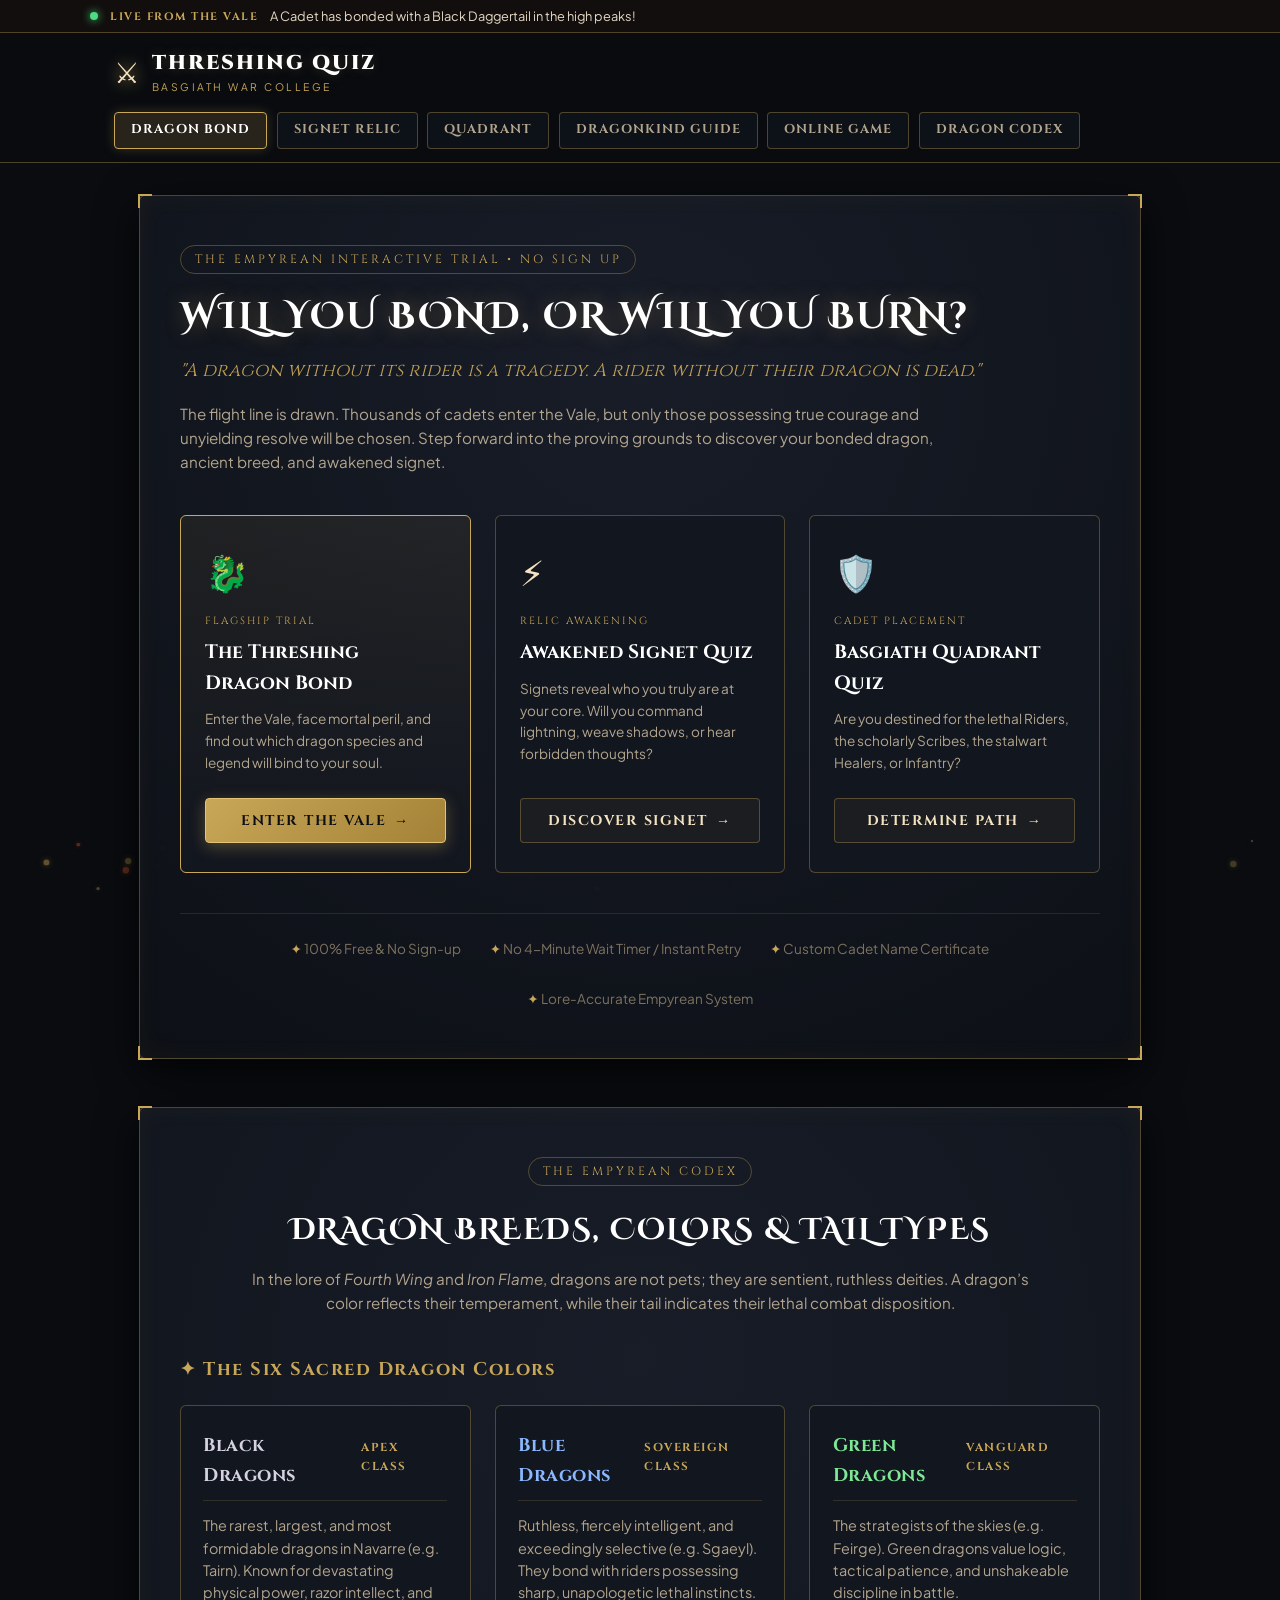
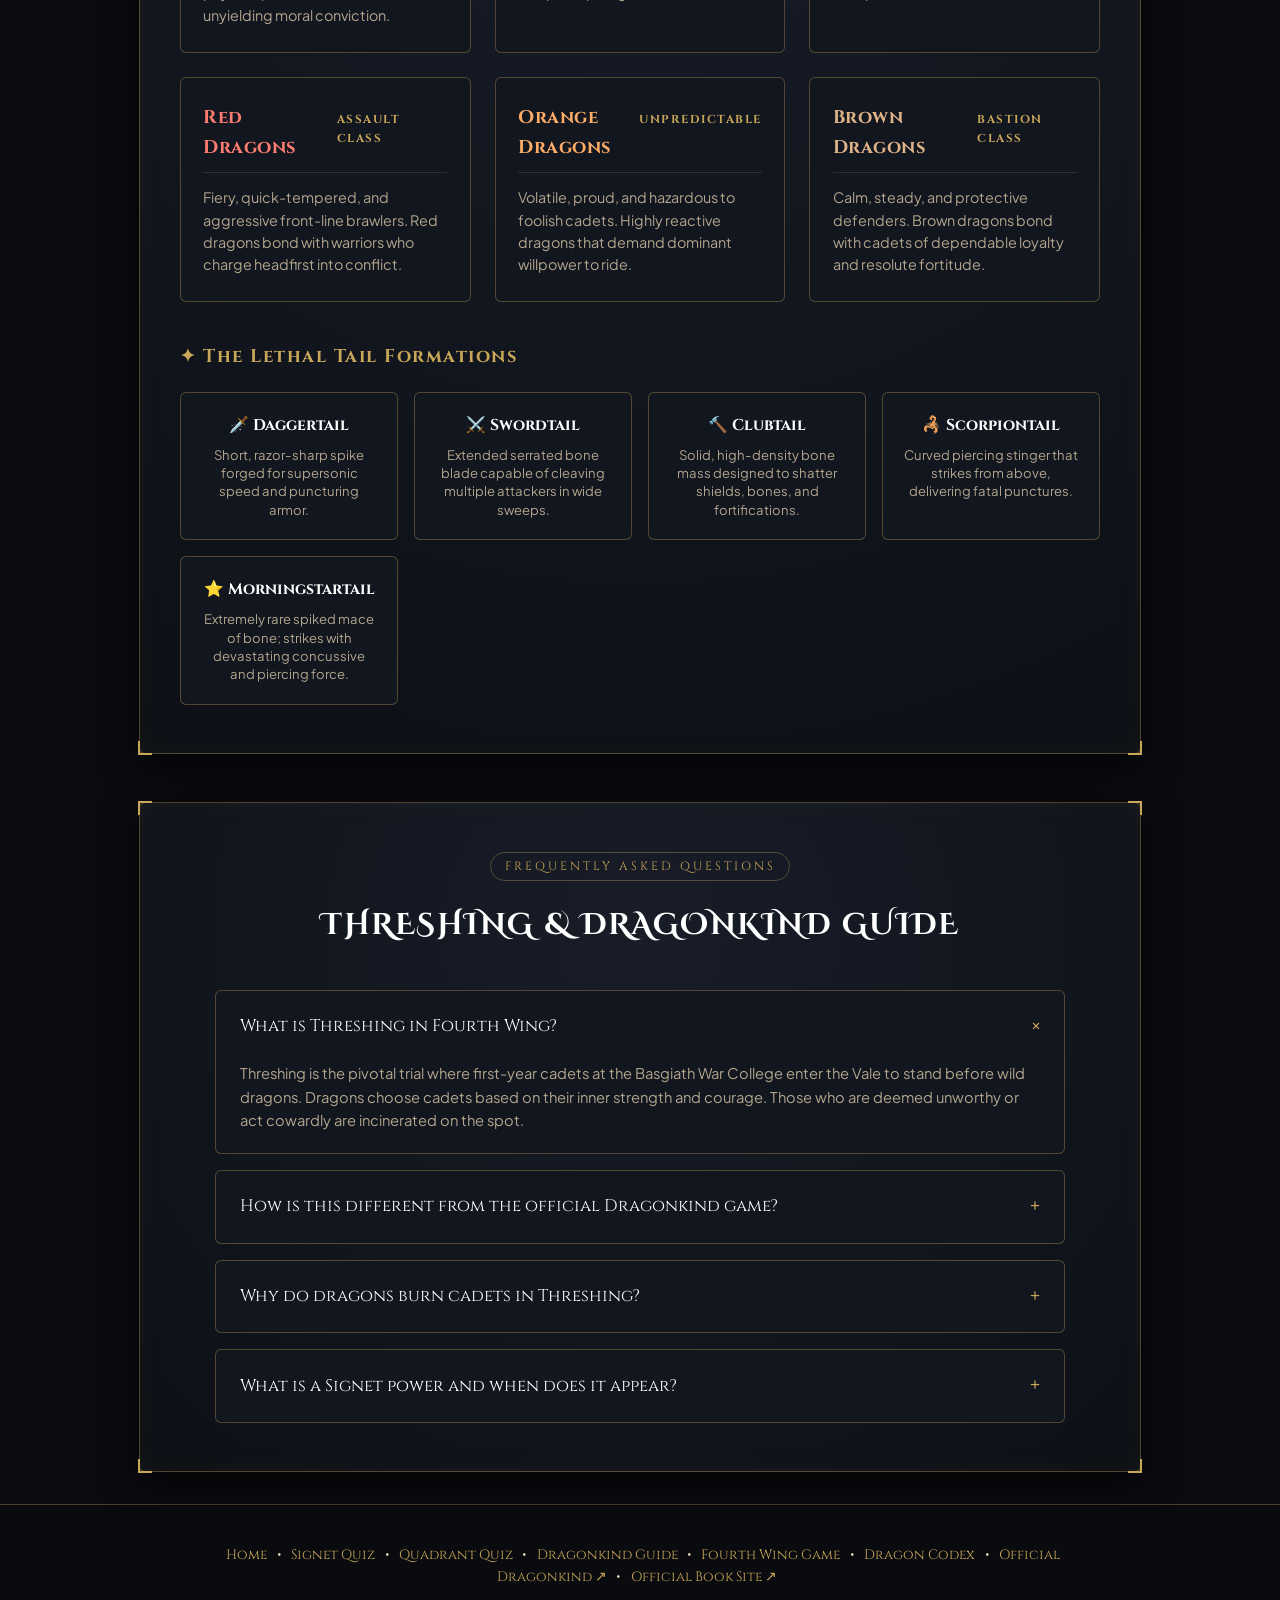
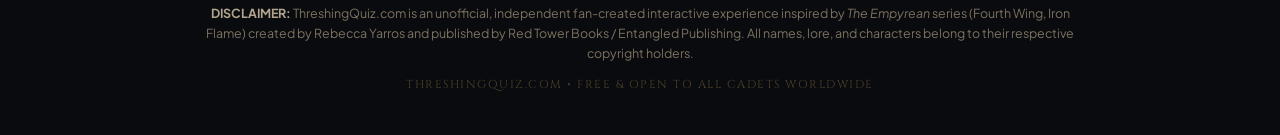
<file: index.html>
<!DOCTYPE html>
<html lang="en">
<head>
  <meta charset="UTF-8">
  <meta name="viewport" content="width=device-width, initial-scale=1.0">
  <title>Threshing Quiz | Which Dragon Bonds With You? - Fourth Wing Quiz</title>
  <meta name="description" content="Step into the Vale at Threshing. Take the free interactive Fourth Wing dragon bonding and signet quiz. Instant results, custom rider relic certificates, no sign up required.">
  <meta name="keywords" content="threshing quiz, fourth wing quiz, threshing day quiz, signet quiz, fourth wing dragon quiz, buzzfeed fourth wing quiz, dragonkind game, threshing day game">
  
  <link rel="canonical" href="https://threshingquiz.com/">
  <meta property="og:title" content="Threshing Quiz: Discover Your Bonded Dragon & Signet">
  <meta property="og:description" content="Step into the Vale. Will a dragon bond you, or will you burn? Take the interactive Threshing Quiz now! Free, no sign-up.">
  <meta property="og:type" content="website">
  <meta property="og:url" content="https://threshingquiz.com">
  <link rel="icon" href="data:image/svg+xml,<svg xmlns=%22http://www.w3.org/2000/svg%22 viewBox=%220 0 100 100%22><text y=%22.9em%22 font-size=%2290%22>🐉</text></svg>">
  
  <!-- Structured Data JSON-LD for Search Engines -->
  <script type="application/ld+json">
  {
    "@context": "https://schema.org",
    "@graph": [
      {
        "@type": "WebSite",
        "@id": "https://threshingquiz.com/#site",
        "name": "Threshing Quiz",
        "url": "https://threshingquiz.com/"
      },
      {
        "@type": "SoftwareApplication",
        "name": "Threshing Quiz: Dragon Bonding & Signet Simulator",
        "applicationCategory": "GameApplication",
        "operatingSystem": "All",
        "offers": {
          "@type": "Offer",
          "price": "0",
          "priceCurrency": "USD"
        }
      },
      {
        "@type": "FAQPage",
        "mainEntity": [
          {
            "@type": "Question",
            "name": "What is the Threshing Quiz?",
            "acceptedAnswer": {
              "@type": "Answer",
              "text": "The Threshing Quiz is a free, interactive dragon bonding experience set in the world of Rebecca Yarros's Fourth Wing and The Empyrean series. It tests your soul to discover which dragon breed bonds with you and what signet power you awaken."
            }
          },
          {
            "@type": "Question",
            "name": "Do I need to sign up or wait for a cooldown timer?",
            "acceptedAnswer": {
              "@type": "Answer",
              "text": "No. Unlike the official Dragonkind game which enforces email signups and 4-minute wait timers after being burned, ThreshingQuiz.com is 100% free with instant retries and zero waiting."
            }
          },
          {
            "@type": "Question",
            "name": "How is my dragon and signet determined?",
            "acceptedAnswer": {
              "@type": "Answer",
              "text": "Your choices during the trial test courage, cunning, ruthlessness, and empathy. Your primary temperament determines your dragon breed and color, while your core instinct manifests your unique signet ability."
            }
          },
          {
            "@type": "Question",
            "name": "Can I save and share my Rider Certificate?",
            "acceptedAnswer": {
              "@type": "Answer",
              "text": "Yes! Upon completing the quiz, an official Basgiath War College certificate is rendered live with your custom cadet name, ready for instant download and sharing on TikTok, Instagram, and Reddit."
            }
          }
        ]
      }
    ]
  }
  </script>

  <!-- Google Fonts -->
  <link rel="preconnect" href="https://fonts.googleapis.com">
  <link rel="preconnect" href="https://fonts.gstatic.com" crossorigin>
  <link href="https://fonts.googleapis.com/css2?family=Cinzel:wght@600;700;900&family=Cinzel+Decorative:wght@700&family=Plus+Jakarta+Sans:wght@400;500;600;700&display=swap" rel="stylesheet">
  
  <link rel="stylesheet" href="style.css">
  <script defer src="/_site-analytics.js"></script>
</head>
<body>
  <!-- Ambient Atmospheric Embers -->
  <canvas id="ambientCanvas"></canvas>

  <div class="site-wrapper">
    <!-- Live Vale Broadcast Ticker -->
    <div class="vale-ticker-bar">
      <div class="ticker-content">
        <span class="pulse-indicator"></span>
        <span class="ticker-badge">LIVE FROM THE VALE</span>
        <span id="tickerBroadcastText" class="ticker-text">A Cadet has bonded with a Black Daggertail in the high peaks!</span>
      </div>
    </div>

    <!-- Header Navigation -->
    <header class="site-header">
      <div class="header-content">
        <a href="#" class="brand-logo" onclick="resetToHome()">
          <span class="dragon-glyph">⚔️</span>
          <div class="logo-text">
            <span class="brand-title">THRESHING QUIZ</span>
            <span class="brand-sub">BASGIATH WAR COLLEGE</span>
          </div>
        </a>
        <nav class="quiz-nav">
          <a href="/" class="nav-btn active">Dragon Bond</a>
          <a href="/signet-quiz/" class="nav-btn">Signet Relic</a>
          <a href="/quadrant-quiz/" class="nav-btn">Quadrant</a>
          <a href="/dragonkind-game/" class="nav-btn">Dragonkind Guide</a>
          <a href="/fourth-wing-game-online/" class="nav-btn">Online Game</a>
          <a href="/dragon-codex/" class="nav-btn">Dragon Codex</a>
        </nav>
      </div>
    </header>

    <!-- Main Content Flow -->
    <main class="main-content">
      <!-- 1. HERO SECTION -->
      <section id="heroSection" class="hero-section active">
        <div class="ancient-border-box">
          <div class="corner-ornament top-left"></div>
          <div class="corner-ornament top-right"></div>
          <div class="corner-ornament bottom-left"></div>
          <div class="corner-ornament bottom-right"></div>

          <div class="hero-badge">THE EMPYREAN INTERACTIVE TRIAL • NO SIGN UP</div>
          <h1 class="hero-title">WILL YOU BOND, OR WILL YOU BURN?</h1>
          <p class="hero-quote">
            "A dragon without its rider is a tragedy. A rider without their dragon is dead."
          </p>
          <p class="hero-description">
            The flight line is drawn. Thousands of cadets enter the Vale, but only those possessing true courage and unyielding resolve will be chosen. Step forward into the proving grounds to discover your bonded dragon, ancient breed, and awakened signet.
          </p>

          <!-- Quiz Selector Cards -->
          <div class="quiz-select-grid">
            <div class="quiz-card featured" onclick="startSelectedQuiz('dragon')">
              <div class="card-icon">🐉</div>
              <div class="card-tag">FLAGSHIP TRIAL</div>
              <h3>The Threshing Dragon Bond</h3>
              <p>Enter the Vale, face mortal peril, and find out which dragon species and legend will bind to your soul.</p>
              <button class="action-btn primary-gold">Enter the Vale <span>→</span></button>
            </div>

            <div class="quiz-card" onclick="startSelectedQuiz('signet')">
              <div class="card-icon">⚡</div>
              <div class="card-tag">RELIC AWAKENING</div>
              <h3>Awakened Signet Quiz</h3>
              <p>Signets reveal who you truly are at your core. Will you command lightning, weave shadows, or hear forbidden thoughts?</p>
              <button class="action-btn secondary-btn">Discover Signet <span>→</span></button>
            </div>

            <div class="quiz-card" onclick="startSelectedQuiz('quadrant')">
              <div class="card-icon">🛡️</div>
              <div class="card-tag">CADET PLACEMENT</div>
              <h3>Basgiath Quadrant Quiz</h3>
              <p>Are you destined for the lethal Riders, the scholarly Scribes, the stalwart Healers, or Infantry?</p>
              <button class="action-btn secondary-btn">Determine Path <span>→</span></button>
            </div>
          </div>

          <div class="hero-features">
            <div class="feat-item"><span>✦</span> 100% Free & No Sign-up</div>
            <div class="feat-item"><span>✦</span> No 4-Minute Wait Timer / Instant Retry</div>
            <div class="feat-item"><span>✦</span> Custom Cadet Name Certificate</div>
            <div class="feat-item"><span>✦</span> Lore-Accurate Empyrean System</div>
          </div>
        </div>
      </section>

      <!-- 2. QUIZ PLAY SECTION -->
      <section id="quizPlaySection" class="quiz-play-section">
        <div class="quiz-box ancient-border-box">
          <div class="corner-ornament top-left"></div>
          <div class="corner-ornament top-right"></div>
          <div class="corner-ornament bottom-left"></div>
          <div class="corner-ornament bottom-right"></div>

          <div class="quiz-status-bar">
            <div class="quiz-name-indicator" id="currentQuizLabel">The Threshing Trial</div>
            <div class="step-count">Question <span id="currentStepNum">1</span> / <span id="totalStepNum">8</span></div>
          </div>
          <div class="progress-track">
            <div class="progress-fill" id="progressBar"></div>
          </div>

          <div class="question-wrapper">
            <h2 class="question-text" id="questionTitle">Loading question...</h2>
            <div class="answers-container" id="answersGrid">
              <!-- Rendered dynamically -->
            </div>
          </div>
        </div>
      </section>

      <!-- 3. RITUAL CALCULATING -->
      <section id="calculatingSection" class="calculating-section">
        <div class="rune-ritual-loader">
          <div class="rune-circle"></div>
          <div class="dragon-eye">👁️</div>
        </div>
        <h2 class="ritual-title">THE DRAGONS ARE JUDGING YOUR SOUL...</h2>
        <p class="ritual-sub">Listening to the heartbeat of the Vale</p>
      </section>

      <!-- 4. RESULT SHOWCASE WITH CUSTOM CADET NAME -->
      <section id="resultSection" class="result-section">
        <div class="result-box ancient-border-box">
          <div class="corner-ornament top-left"></div>
          <div class="corner-ornament top-right"></div>
          <div class="corner-ornament bottom-left"></div>
          <div class="corner-ornament bottom-right"></div>

          <div class="result-header">
            <div class="result-subtitle">BASGIATH WAR COLLEGE • RECORD OF BOND</div>
            <h1 class="result-main-title" id="resultTitle">TAIRN • BLACK DAGGERTAIL</h1>
            <div class="result-dragon-class" id="resultSubtitle">The Fiercest Dragon of the Continent</div>
          </div>

          <!-- Name Customizer -->
          <div class="cadet-customizer">
            <label for="cadetNameInput">ENTER YOUR CADET NAME ON THE RECORD:</label>
            <div class="customizer-row">
              <input type="text" id="cadetNameInput" placeholder="e.g. Violet Sorrengail" maxlength="30" value="First Year Cadet">
              <button class="action-btn secondary-btn" id="updateCertNameBtn">✍️ Stamp Name</button>
            </div>
          </div>

          <!-- Canvas Certificate Container -->
          <div class="certificate-container">
            <canvas id="certificateCanvas" width="800" height="520"></canvas>
            <div class="cert-actions">
              <button class="action-btn primary-gold" id="downloadCertBtn">📥 Download High-Res Certificate</button>
              <button class="action-btn secondary-btn" id="copyShareBtn">📋 Copy Shareable Link</button>
            </div>
            <div id="copySuccessMsg" class="copy-alert">Copied to clipboard! Share your bond to TikTok, Instagram, or Reddit!</div>
          </div>

          <!-- Lore & Stats Breakdown -->
          <div class="lore-breakdown">
            <div class="lore-block quote-block">
              <p class="quote-text" id="resultQuote">"I do not answer to human customs. But you, cadet... you do not shatter."</p>
            </div>

            <div class="lore-block traits-block">
              <h3>⚡ Cadet Soul Signature & Bond Lore</h3>
              <p id="resultDesc">Deep analysis of traits and bonding lore...</p>
            </div>

            <div class="lore-stats-grid" id="resultStatsGrid">
              <!-- Dynamically populated stats -->
            </div>
          </div>

          <!-- Actions -->
          <div class="post-result-actions">
            <button class="action-btn secondary-btn" onclick="retakeCurrentQuiz()">🔄 Retake Trial</button>
            <button class="action-btn primary-gold" onclick="switchQuizFromResults()">⚔️ Take Next Quiz</button>
          </div>
        </div>
      </section>

      <!-- 5. COMPREHENSIVE LORE CODEX (SEO & Content Anchor) -->
      <section id="codex" class="codex-section">
        <div class="ancient-border-box">
          <div class="corner-ornament top-left"></div>
          <div class="corner-ornament top-right"></div>
          <div class="corner-ornament bottom-left"></div>
          <div class="corner-ornament bottom-right"></div>

          <div class="sec-head">
            <div class="hero-badge">THE EMPYREAN CODEX</div>
            <h2 class="section-title">DRAGON BREEDS, COLORS & TAIL TYPES</h2>
            <p class="section-intro">
              In the lore of <em>Fourth Wing</em> and <em>Iron Flame</em>, dragons are not pets; they are sentient, ruthless deities. A dragon’s color reflects their temperament, while their tail indicates their lethal combat disposition.
            </p>
          </div>

          <!-- Color Grid -->
          <div class="codex-subhead">
            <h3>✦ The Six Sacred Dragon Colors</h3>
          </div>
          <div class="dragon-colors-grid">
            <div class="color-card black-dragon">
              <div class="card-header-row">
                <h4>Black Dragons</h4>
                <span class="dragon-rank">Apex Class</span>
              </div>
              <p>The rarest, largest, and most formidable dragons in Navarre (e.g. Tairn). Known for devastating physical power, razor intellect, and unyielding moral conviction.</p>
            </div>

            <div class="color-card blue-dragon">
              <div class="card-header-row">
                <h4>Blue Dragons</h4>
                <span class="dragon-rank">Sovereign Class</span>
              </div>
              <p>Ruthless, fiercely intelligent, and exceedingly selective (e.g. Sgaeyl). They bond with riders possessing sharp, unapologetic lethal instincts.</p>
            </div>

            <div class="color-card green-dragon">
              <div class="card-header-row">
                <h4>Green Dragons</h4>
                <span class="dragon-rank">Vanguard Class</span>
              </div>
              <p>The strategists of the skies (e.g. Feirge). Green dragons value logic, tactical patience, and unshakeable discipline in battle.</p>
            </div>

            <div class="color-card red-dragon">
              <div class="card-header-row">
                <h4>Red Dragons</h4>
                <span class="dragon-rank">Assault Class</span>
              </div>
              <p>Fiery, quick-tempered, and aggressive front-line brawlers. Red dragons bond with warriors who charge headfirst into conflict.</p>
            </div>

            <div class="color-card orange-dragon">
              <div class="card-header-row">
                <h4>Orange Dragons</h4>
                <span class="dragon-rank">Unpredictable</span>
              </div>
              <p>Volatile, proud, and hazardous to foolish cadets. Highly reactive dragons that demand dominant willpower to ride.</p>
            </div>

            <div class="color-card brown-dragon">
              <div class="card-header-row">
                <h4>Brown Dragons</h4>
                <span class="dragon-rank">Bastion Class</span>
              </div>
              <p>Calm, steady, and protective defenders. Brown dragons bond with cadets of dependable loyalty and resolute fortitude.</p>
            </div>
          </div>

          <!-- Tail Types Grid -->
          <div class="codex-subhead mt-large">
            <h3>✦ The Lethal Tail Formations</h3>
          </div>
          <div class="tail-grid">
            <div class="tail-card">
              <h4>🗡️ Daggertail</h4>
              <p>Short, razor-sharp spike forged for supersonic speed and puncturing armor.</p>
            </div>
            <div class="tail-card">
              <h4>⚔️ Swordtail</h4>
              <p>Extended serrated bone blade capable of cleaving multiple attackers in wide sweeps.</p>
            </div>
            <div class="tail-card">
              <h4>🔨 Clubtail</h4>
              <p>Solid, high-density bone mass designed to shatter shields, bones, and fortifications.</p>
            </div>
            <div class="tail-card">
              <h4>🦂 Scorpiontail</h4>
              <p>Curved piercing stinger that strikes from above, delivering fatal punctures.</p>
            </div>
            <div class="tail-card">
              <h4>⭐ Morningstartail</h4>
              <p>Extremely rare spiked mace of bone; strikes with devastating concussive and piercing force.</p>
            </div>
          </div>
        </div>
      </section>

      <!-- 6. COMPREHENSIVE FAQ SECTION (Capturing Google Search Intent) -->
      <section class="faq-section">
        <div class="ancient-border-box">
          <div class="corner-ornament top-left"></div>
          <div class="corner-ornament top-right"></div>
          <div class="corner-ornament bottom-left"></div>
          <div class="corner-ornament bottom-right"></div>

          <div class="sec-head">
            <div class="hero-badge">FREQUENTLY ASKED QUESTIONS</div>
            <h2 class="section-title">THRESHING & DRAGONKIND GUIDE</h2>
          </div>

          <div class="faq-accordion">
            <details class="faq-item" open>
              <summary>What is Threshing in Fourth Wing?</summary>
              <div class="faq-answer">
                <p>Threshing is the pivotal trial where first-year cadets at the Basgiath War College enter the Vale to stand before wild dragons. Dragons choose cadets based on their inner strength and courage. Those who are deemed unworthy or act cowardly are incinerated on the spot.</p>
              </div>
            </details>

            <details class="faq-item">
              <summary>How is this different from the official Dragonkind game?</summary>
              <div class="faq-answer">
                <p>The official Dragonkind website requires an email account and enforces a 4:00 wait timer every time a dragon burns you. <strong>ThreshingQuiz.com</strong> is a fast, fan-crafted tribute that requires <strong>no sign-up, has zero cooldown wait times</strong>, and provides high-resolution downloadable certificates.</p>
              </div>
            </details>

            <details class="faq-item">
              <summary>Why do dragons burn cadets in Threshing?</summary>
              <div class="faq-answer">
                <p>Dragons despise hesitation, weakness, and deceit. If a cadet flinches, shows terror, or tries to approach a dragon with false pride, the dragon will execute them immediately with dragonfire. In our simulator, if you burn, you can retry instantly without penalty.</p>
              </div>
            </details>

            <details class="faq-item">
              <summary>What is a Signet power and when does it appear?</summary>
              <div class="faq-answer">
                <p>A signet is a magical ability channeled through the bond between a rider and their dragon. It reflects the rider’s deepest subconscious nature and soul. Common signets include wielding lightning, manipulating shadows, foresight, and ice/fire manipulation.</p>
              </div>
            </details>
          </div>
        </div>
      </section>
    </main>

    <!-- Site Footer -->
    <footer class="site-footer">
      <div class="footer-content">
        <div class="footer-links">
          <a href="#" onclick="resetToHome()">Home</a> •
          <a href="/signet-quiz/">Signet Quiz</a> •
          <a href="/quadrant-quiz/">Quadrant Quiz</a> •
          <a href="/dragonkind-game/">Dragonkind Guide</a> •
          <a href="/fourth-wing-game-online/">Fourth Wing Game</a> •
          <a href="/dragon-codex/">Dragon Codex</a> •
          <a href="https://dragonkind.com" target="_blank" rel="noopener">Official Dragonkind ↗</a> •
          <a href="https://threshingday.com" target="_blank" rel="noopener">Official Book Site ↗</a>
        </div>
        <p class="disclaimer-text">
          <strong>DISCLAIMER:</strong> ThreshingQuiz.com is an unofficial, independent fan-created interactive experience inspired by <em>The Empyrean</em> series (Fourth Wing, Iron Flame) created by Rebecca Yarros and published by Red Tower Books / Entangled Publishing. All names, lore, and characters belong to their respective copyright holders.
        </p>
        <p class="copyright-sub">ThreshingQuiz.com • Free & Open to All Cadets Worldwide</p>
      </div>
    </footer>
  </div>

  <script src="quizzes.js"></script>
  <script src="app.js"></script>
</body>
</html>
</file>
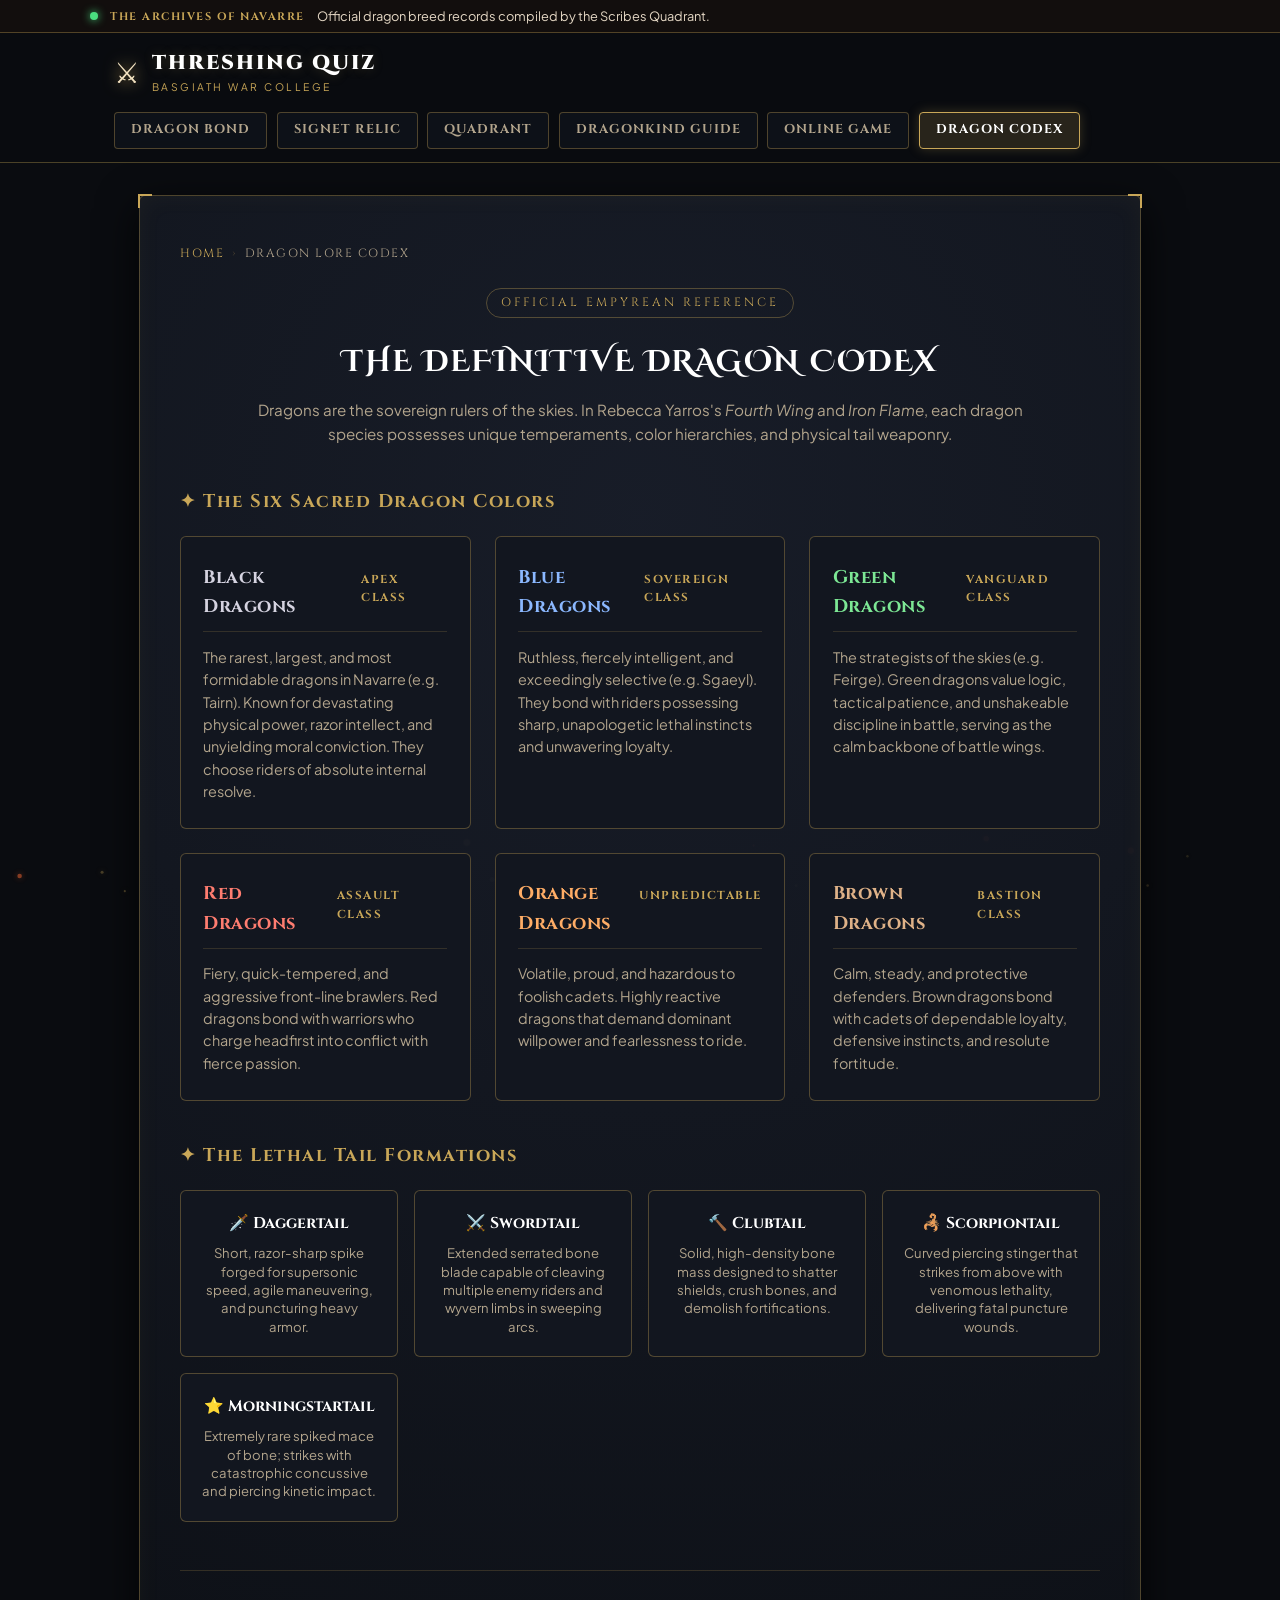
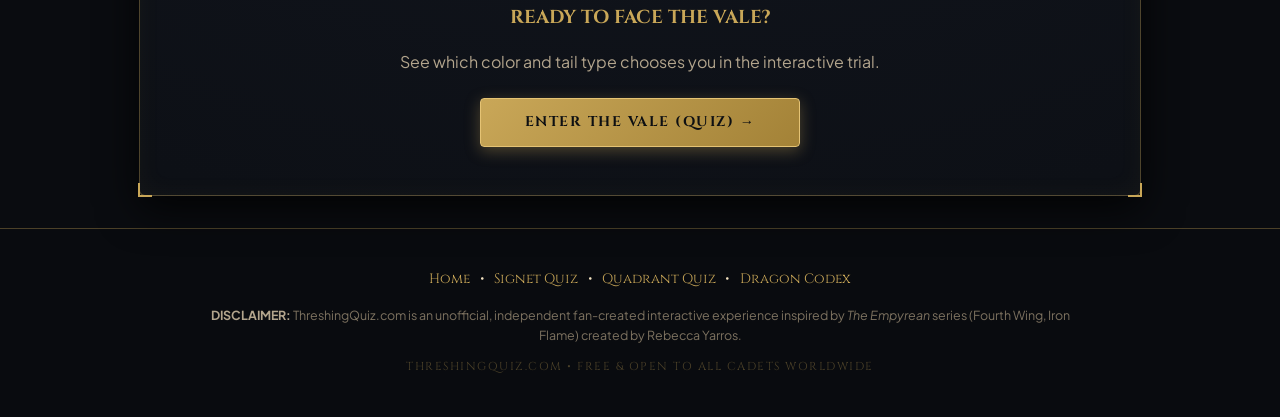
<file: dragon-codex/index.html>
<!DOCTYPE html>
<html lang="en">
<head>
  <meta charset="UTF-8">
  <meta name="viewport" content="width=device-width, initial-scale=1.0">
  <title>Dragon Lore Codex | Breeds, Colors, and Tail Formations - Threshing Quiz</title>
  <meta name="description" content="Complete Fourth Wing Dragon Lore Codex. Explore all 6 dragon color breeds, 5 lethal tail types, rare temperaments, and bonded rider signet pairings in Navarre.">
  <meta name="keywords" content="fourth wing dragons, dragon breeds fourth wing, dragon colors fourth wing, dragon tails fourth wing, tairn breed, sgaeyl breed, threshing dragon lore">
  
  <link rel="canonical" href="https://threshingquiz.com/dragon-codex/">
  <meta property="og:title" content="Fourth Wing Dragon Codex: Breeds, Colors & Tails">
  <meta property="og:description" content="Everything about the dragons of the Vale: Black, Blue, Green, Red, Orange, and Brown breeds, and fatal tail weapons.">
  <meta property="og:type" content="article">
  <meta property="og:url" content="https://threshingquiz.com/dragon-codex/">
  <link rel="icon" href="data:image/svg+xml,<svg xmlns=%22http://www.w3.org/2000/svg%22 viewBox=%220 0 100 100%22><text y=%22.9em%22 font-size=%2290%22>🐉</text></svg>">

  <!-- Google Fonts -->
  <link rel="preconnect" href="https://fonts.googleapis.com">
  <link rel="preconnect" href="https://fonts.gstatic.com" crossorigin>
  <link href="https://fonts.googleapis.com/css2?family=Cinzel:wght@600;700;900&family=Cinzel+Decorative:wght@700&family=Plus+Jakarta+Sans:wght@400;500;600;700&display=swap" rel="stylesheet">
  
  <link rel="stylesheet" href="../style.css">
  <script defer src="/_site-analytics.js"></script>
</head>
<body>
  <canvas id="ambientCanvas"></canvas>

  <div class="site-wrapper">
    <div class="vale-ticker-bar">
      <div class="ticker-content">
        <span class="pulse-indicator"></span>
        <span class="ticker-badge">THE ARCHIVES OF NAVARRE</span>
        <span class="ticker-text">Official dragon breed records compiled by the Scribes Quadrant.</span>
      </div>
    </div>

    <header class="site-header">
      <div class="header-content">
        <a href="/" class="brand-logo">
          <span class="dragon-glyph">⚔️</span>
          <div class="logo-text">
            <span class="brand-title">THRESHING QUIZ</span>
            <span class="brand-sub">BASGIATH WAR COLLEGE</span>
          </div>
        </a>
        <nav class="quiz-nav">
          <a href="/" class="nav-btn">Dragon Bond</a>
          <a href="/signet-quiz/" class="nav-btn">Signet Relic</a>
          <a href="/quadrant-quiz/" class="nav-btn">Quadrant</a>
          <a href="/dragonkind-game/" class="nav-btn">Dragonkind Guide</a>
          <a href="/fourth-wing-game-online/" class="nav-btn">Online Game</a>
          <a href="/dragon-codex/" class="nav-btn active">Dragon Codex</a>
        </nav>
      </div>
    </header>

    <main class="main-content">
      <!-- MAIN CODEX ARTICLE -->
      <section class="codex-section">
        <div class="ancient-border-box">
          <div class="corner-ornament top-left"></div>
          <div class="corner-ornament top-right"></div>
          <div class="corner-ornament bottom-left"></div>
          <div class="corner-ornament bottom-right"></div>

          <!-- Breadcrumb Navigation -->
          <nav class="breadcrumb-nav" aria-label="Breadcrumb">
            <a href="/">Home</a>
            <span class="breadcrumb-separator">›</span>
            <span class="breadcrumb-current">Dragon Lore Codex</span>
          </nav>

          <div class="sec-head">
            <div class="hero-badge">OFFICIAL EMPYREAN REFERENCE</div>
            <h1 class="section-title">THE DEFINITIVE DRAGON CODEX</h1>
            <p class="section-intro">
              Dragons are the sovereign rulers of the skies. In Rebecca Yarros's <em>Fourth Wing</em> and <em>Iron Flame</em>, each dragon species possesses unique temperaments, color hierarchies, and physical tail weaponry.
            </p>
          </div>

          <div class="codex-subhead">
            <h3>✦ The Six Sacred Dragon Colors</h3>
          </div>
          <div class="dragon-colors-grid">
            <div class="color-card black-dragon">
              <div class="card-header-row">
                <h4>Black Dragons</h4>
                <span class="dragon-rank">Apex Class</span>
              </div>
              <p>The rarest, largest, and most formidable dragons in Navarre (e.g. Tairn). Known for devastating physical power, razor intellect, and unyielding moral conviction. They choose riders of absolute internal resolve.</p>
            </div>

            <div class="color-card blue-dragon">
              <div class="card-header-row">
                <h4>Blue Dragons</h4>
                <span class="dragon-rank">Sovereign Class</span>
              </div>
              <p>Ruthless, fiercely intelligent, and exceedingly selective (e.g. Sgaeyl). They bond with riders possessing sharp, unapologetic lethal instincts and unwavering loyalty.</p>
            </div>

            <div class="color-card green-dragon">
              <div class="card-header-row">
                <h4>Green Dragons</h4>
                <span class="dragon-rank">Vanguard Class</span>
              </div>
              <p>The strategists of the skies (e.g. Feirge). Green dragons value logic, tactical patience, and unshakeable discipline in battle, serving as the calm backbone of battle wings.</p>
            </div>

            <div class="color-card red-dragon">
              <div class="card-header-row">
                <h4>Red Dragons</h4>
                <span class="dragon-rank">Assault Class</span>
              </div>
              <p>Fiery, quick-tempered, and aggressive front-line brawlers. Red dragons bond with warriors who charge headfirst into conflict with fierce passion.</p>
            </div>

            <div class="color-card orange-dragon">
              <div class="card-header-row">
                <h4>Orange Dragons</h4>
                <span class="dragon-rank">Unpredictable</span>
              </div>
              <p>Volatile, proud, and hazardous to foolish cadets. Highly reactive dragons that demand dominant willpower and fearlessness to ride.</p>
            </div>

            <div class="color-card brown-dragon">
              <div class="card-header-row">
                <h4>Brown Dragons</h4>
                <span class="dragon-rank">Bastion Class</span>
              </div>
              <p>Calm, steady, and protective defenders. Brown dragons bond with cadets of dependable loyalty, defensive instincts, and resolute fortitude.</p>
            </div>
          </div>

          <div class="codex-subhead mt-large">
            <h3>✦ The Lethal Tail Formations</h3>
          </div>
          <div class="tail-grid">
            <div class="tail-card">
              <h4>🗡️ Daggertail</h4>
              <p>Short, razor-sharp spike forged for supersonic speed, agile maneuvering, and puncturing heavy armor.</p>
            </div>
            <div class="tail-card">
              <h4>⚔️ Swordtail</h4>
              <p>Extended serrated bone blade capable of cleaving multiple enemy riders and wyvern limbs in sweeping arcs.</p>
            </div>
            <div class="tail-card">
              <h4>🔨 Clubtail</h4>
              <p>Solid, high-density bone mass designed to shatter shields, crush bones, and demolish fortifications.</p>
            </div>
            <div class="tail-card">
              <h4>🦂 Scorpiontail</h4>
              <p>Curved piercing stinger that strikes from above with venomous lethality, delivering fatal puncture wounds.</p>
            </div>
            <div class="tail-card">
              <h4>⭐ Morningstartail</h4>
              <p>Extremely rare spiked mace of bone; strikes with catastrophic concussive and piercing kinetic impact.</p>
            </div>
          </div>

          <div style="text-align: center; margin-top: 3rem; padding-top: 2rem; border-top: 1px solid rgba(201,167,88,0.2);">
            <h3 style="font-family: var(--font-serif); color: var(--border-gold); margin-bottom: 1rem;">READY TO FACE THE VALE?</h3>
            <p style="color: var(--text-muted); margin-bottom: 1.5rem;">See which color and tail type chooses you in the interactive trial.</p>
            <a href="/" class="action-btn primary-gold" style="max-width: 320px; margin: 0 auto; text-decoration:none;">Enter the Vale (Quiz) →</a>
          </div>
        </div>
      </section>
    </main>

    <footer class="site-footer">
      <div class="footer-content">
        <div class="footer-links">
          <a href="/">Home</a> •
          <a href="/signet-quiz/">Signet Quiz</a> •
          <a href="/quadrant-quiz/">Quadrant Quiz</a> •
          <a href="/dragon-codex/">Dragon Codex</a>
        </div>
        <p class="disclaimer-text">
          <strong>DISCLAIMER:</strong> ThreshingQuiz.com is an unofficial, independent fan-created interactive experience inspired by <em>The Empyrean</em> series (Fourth Wing, Iron Flame) created by Rebecca Yarros.
        </p>
        <p class="copyright-sub">ThreshingQuiz.com • Free & Open to All Cadets Worldwide</p>
      </div>
    </footer>
  </div>

  <script src="../quizzes.js"></script>
  <script src="../app.js"></script>
</body>
</html>
</file>
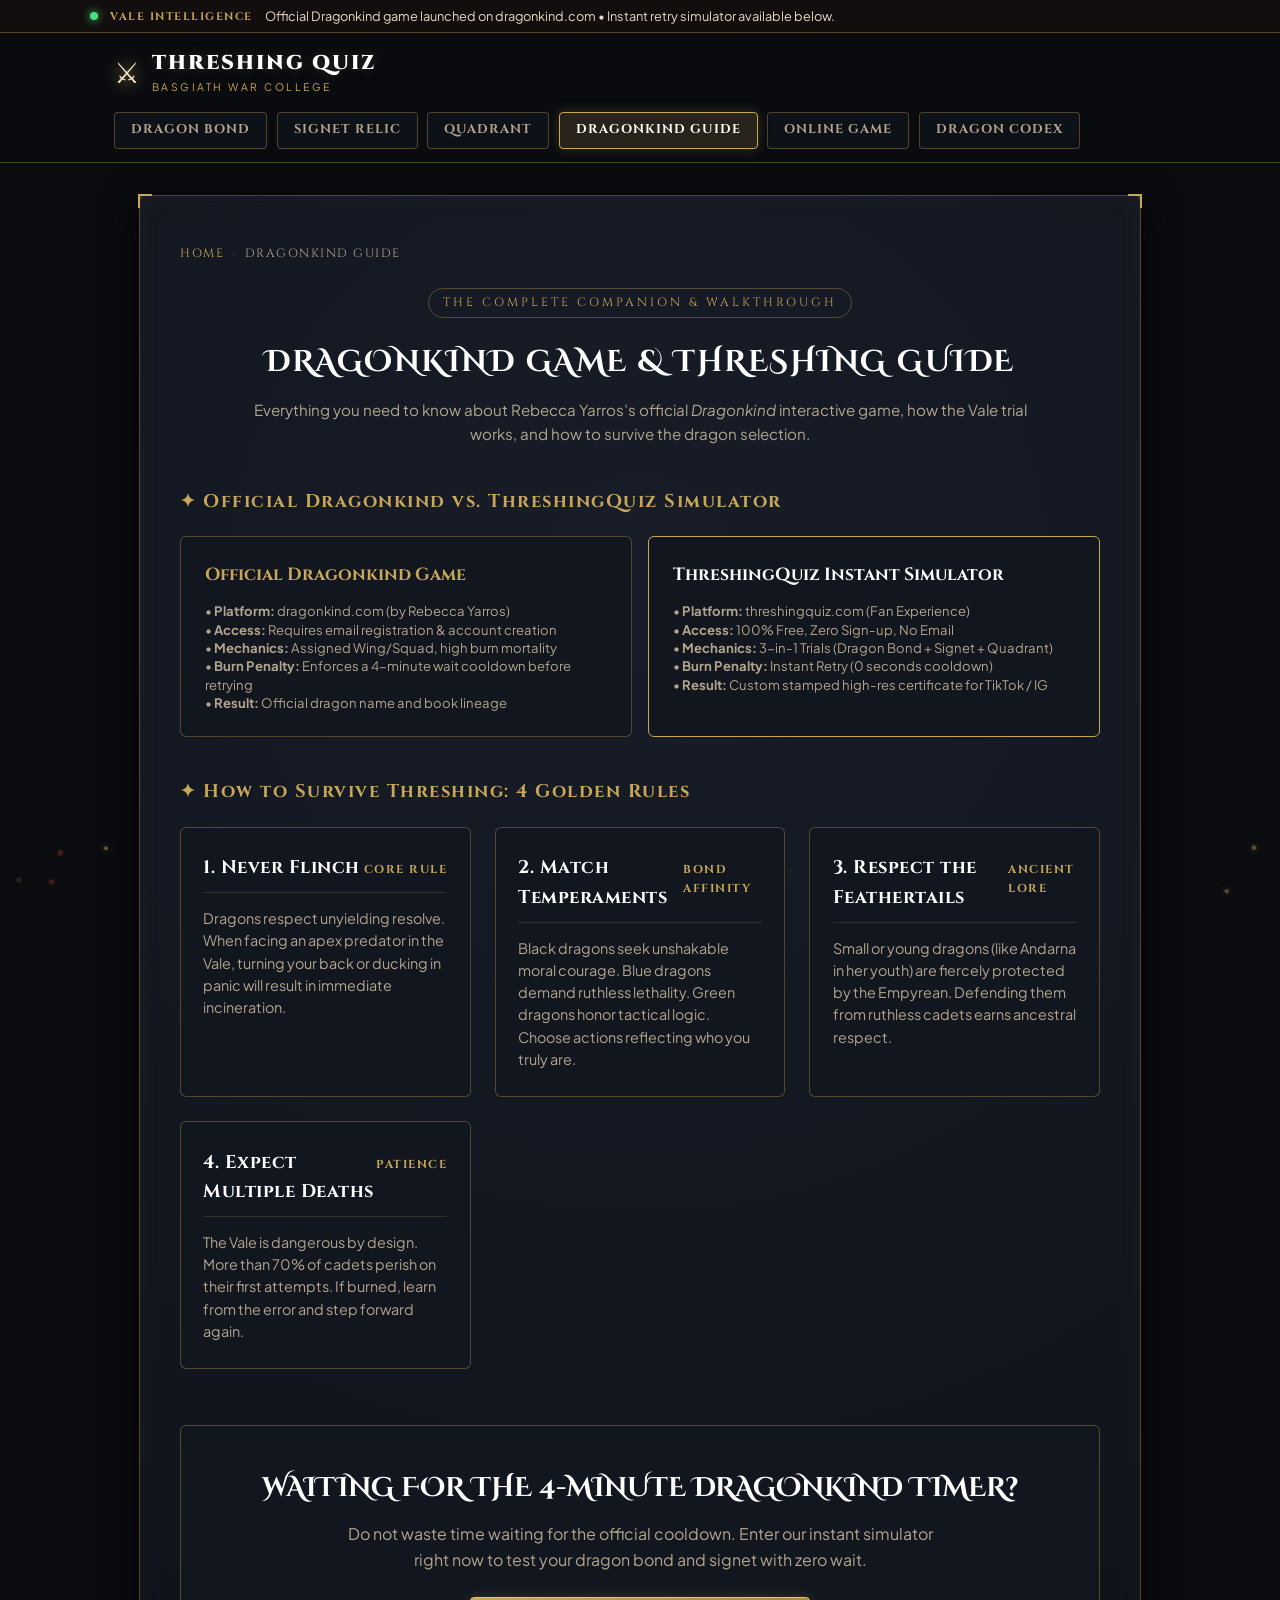
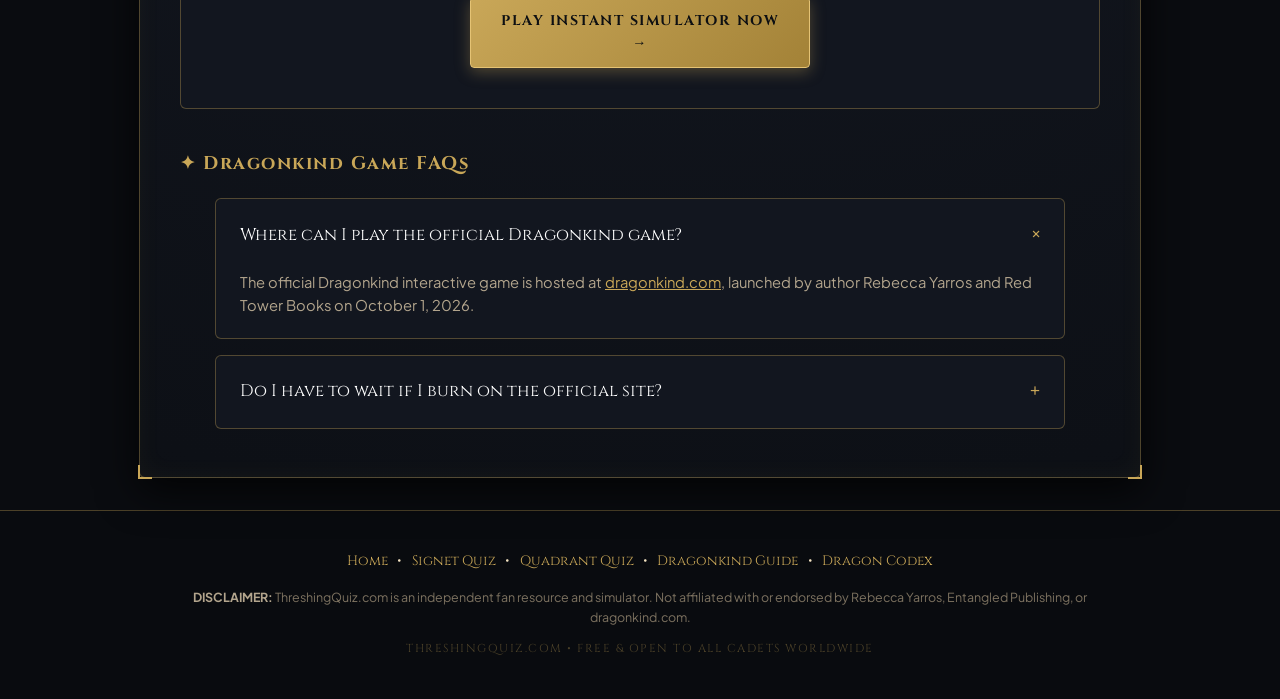
<file: dragonkind-game/index.html>
<!DOCTYPE html>
<html lang="en">
<head>
  <meta charset="UTF-8">
  <meta name="viewport" content="width=device-width, initial-scale=1.0">
  <title>Dragonkind Game Guide & Instant Vale Simulator - Threshing Quiz</title>
  <meta name="description" content="Complete guide to Rebecca Yarros's Dragonkind game. Learn how to survive the Vale, what to do after being burned, and play the instant retry Threshing simulator with no wait timer.">
  <meta name="keywords" content="dragonkind game, dragonkind rebecca yarros quiz, dragonkind threshing day game, dragonkind game guide, dragonkind wait timer, threshing quiz">
  
  <link rel="canonical" href="https://threshingquiz.com/dragonkind-game/">
  <meta property="og:title" content="Dragonkind Game Guide: How to Survive & Instant Vale Simulator">
  <meta property="og:description" content="Burned on Dragonkind? Learn the mechanics, explore dragon breeds, and play the instant retry simulator while your official timer counts down.">
  <meta property="og:type" content="article">
  <meta property="og:url" content="https://threshingquiz.com/dragonkind-game/">
  <link rel="icon" href="data:image/svg+xml,<svg xmlns=%22http://www.w3.org/2000/svg%22 viewBox=%220 0 100 100%22><text y=%22.9em%22 font-size=%2290%22>🐉</text></svg>">

  <!-- Structured Data JSON-LD -->
  <script type="application/ld+json">
  {
    "@context": "https://schema.org",
    "@graph": [
      {
        "@type": "Article",
        "@id": "https://threshingquiz.com/dragonkind-game/#article",
        "headline": "Dragonkind Game Guide: How to Survive Threshing in Rebecca Yarros's Official Experience",
        "description": "Comprehensive strategies, burn cooldown explanations, and instant fan simulator for Rebecca Yarros's Dragonkind game."
      },
      {
        "@type": "FAQPage",
        "mainEntity": [
          {
            "@type": "Question",
            "name": "What is the official Dragonkind game?",
            "acceptedAnswer": {
              "@type": "Answer",
              "text": "Dragonkind (dragonkind.com) is the official interactive Threshing experience launched by Rebecca Yarros alongside the release of the Threshing Day collection. Players enter the Vale to bond with a dragon."
            }
          },
          {
            "@type": "Question",
            "name": "Why did my dragon burn me in Dragonkind?",
            "acceptedAnswer": {
              "@type": "Answer",
              "text": "In Empyrean lore, dragons test cadets for unbending resolve. If choices reflect hesitation, false pride, or panic, the dragon executes the cadet. Official testers report dying 3 to 4 times before successfully bonding."
            }
          },
          {
            "@type": "Question",
            "name": "What is the Dragonkind retry timer?",
            "acceptedAnswer": {
              "@type": "Answer",
              "text": "The official Dragonkind website enforces a 4-minute cooldown timer after being burned. During this wait, readers can play our instant fan simulator at ThreshingQuiz.com without any wait timer or sign-up."
            }
          }
        ]
      }
    ]
  }
  </script>

  <!-- Google Fonts -->
  <link rel="preconnect" href="https://fonts.googleapis.com">
  <link rel="preconnect" href="https://fonts.gstatic.com" crossorigin>
  <link href="https://fonts.googleapis.com/css2?family=Cinzel:wght@600;700;900&family=Cinzel+Decorative:wght@700&family=Plus+Jakarta+Sans:wght@400;500;600;700&display=swap" rel="stylesheet">
  
  <link rel="stylesheet" href="../style.css">
  <script defer src="/_site-analytics.js"></script>
</head>
<body>
  <canvas id="ambientCanvas"></canvas>

  <div class="site-wrapper">
    <!-- Live Vale Broadcast Ticker -->
    <div class="vale-ticker-bar">
      <div class="ticker-content">
        <span class="pulse-indicator"></span>
        <span class="ticker-badge">VALE INTELLIGENCE</span>
        <span class="ticker-text">Official Dragonkind game launched on dragonkind.com • Instant retry simulator available below.</span>
      </div>
    </div>

    <!-- Header Navigation -->
    <header class="site-header">
      <div class="header-content">
        <a href="/" class="brand-logo">
          <span class="dragon-glyph">⚔️</span>
          <div class="logo-text">
            <span class="brand-title">THRESHING QUIZ</span>
            <span class="brand-sub">BASGIATH WAR COLLEGE</span>
          </div>
        </a>
        <nav class="quiz-nav">
          <a href="/" class="nav-btn">Dragon Bond</a>
          <a href="/signet-quiz/" class="nav-btn">Signet Relic</a>
          <a href="/quadrant-quiz/" class="nav-btn">Quadrant</a>
          <a href="/dragonkind-game/" class="nav-btn active">Dragonkind Guide</a>
          <a href="/fourth-wing-game-online/" class="nav-btn">Online Game</a>
          <a href="/dragon-codex/" class="nav-btn">Dragon Codex</a>
        </nav>
      </div>
    </header>

    <!-- Main Content -->
    <main class="main-content">
      <section class="codex-section">
        <div class="ancient-border-box">
          <div class="corner-ornament top-left"></div>
          <div class="corner-ornament top-right"></div>
          <div class="corner-ornament bottom-left"></div>
          <div class="corner-ornament bottom-right"></div>

          <!-- Breadcrumb Navigation -->
          <nav class="breadcrumb-nav" aria-label="Breadcrumb">
            <a href="/">Home</a>
            <span class="breadcrumb-separator">›</span>
            <span class="breadcrumb-current">Dragonkind Guide</span>
          </nav>

          <div class="sec-head">
            <div class="hero-badge">THE COMPLETE COMPANION & WALKTHROUGH</div>
            <h1 class="section-title">DRAGONKIND GAME & THRESHING GUIDE</h1>
            <p class="section-intro">
              Everything you need to know about Rebecca Yarros’s official <em>Dragonkind</em> interactive game, how the Vale trial works, and how to survive the dragon selection.
            </p>
          </div>

          <!-- Quick Comparison Table -->
          <div class="codex-subhead">
            <h3>✦ Official Dragonkind vs. ThreshingQuiz Simulator</h3>
          </div>
          <div class="tail-grid" style="grid-template-columns: 1fr 1fr; margin-bottom: 2.5rem;">
            <div class="tail-card" style="text-align: left; padding: 1.5rem;">
              <h4 style="color: var(--border-gold); font-size: 1.1rem; margin-bottom: 0.8rem;">Official Dragonkind Game</h4>
              <p>• <strong>Platform:</strong> dragonkind.com (by Rebecca Yarros)</p>
              <p>• <strong>Access:</strong> Requires email registration & account creation</p>
              <p>• <strong>Mechanics:</strong> Assigned Wing/Squad, high burn mortality</p>
              <p>• <strong>Burn Penalty:</strong> Enforces a 4-minute wait cooldown before retrying</p>
              <p>• <strong>Result:</strong> Official dragon name and book lineage</p>
            </div>

            <div class="tail-card" style="text-align: left; padding: 1.5rem; border-color: var(--border-gold);">
              <h4 style="color: #fff; font-size: 1.1rem; margin-bottom: 0.8rem;">ThreshingQuiz Instant Simulator</h4>
              <p>• <strong>Platform:</strong> threshingquiz.com (Fan Experience)</p>
              <p>• <strong>Access:</strong> 100% Free, Zero Sign-up, No Email</p>
              <p>• <strong>Mechanics:</strong> 3-in-1 Trials (Dragon Bond + Signet + Quadrant)</p>
              <p>• <strong>Burn Penalty:</strong> Instant Retry (0 seconds cooldown)</p>
              <p>• <strong>Result:</strong> Custom stamped high-res certificate for TikTok / IG</p>
            </div>
          </div>

          <!-- Strategy Breakdown -->
          <div class="codex-subhead">
            <h3>✦ How to Survive Threshing: 4 Golden Rules</h3>
          </div>
          <div class="dragon-colors-grid">
            <div class="color-card">
              <div class="card-header-row">
                <h4>1. Never Flinch</h4>
                <span class="dragon-rank">Core Rule</span>
              </div>
              <p>Dragons respect unyielding resolve. When facing an apex predator in the Vale, turning your back or ducking in panic will result in immediate incineration.</p>
            </div>

            <div class="color-card">
              <div class="card-header-row">
                <h4>2. Match Temperaments</h4>
                <span class="dragon-rank">Bond Affinity</span>
              </div>
              <p>Black dragons seek unshakable moral courage. Blue dragons demand ruthless lethality. Green dragons honor tactical logic. Choose actions reflecting who you truly are.</p>
            </div>

            <div class="color-card">
              <div class="card-header-row">
                <h4>3. Respect the Feathertails</h4>
                <span class="dragon-rank">Ancient Lore</span>
              </div>
              <p>Small or young dragons (like Andarna in her youth) are fiercely protected by the Empyrean. Defending them from ruthless cadets earns ancestral respect.</p>
            </div>

            <div class="color-card">
              <div class="card-header-row">
                <h4>4. Expect Multiple Deaths</h4>
                <span class="dragon-rank">Patience</span>
              </div>
              <p>The Vale is dangerous by design. More than 70% of cadets perish on their first attempts. If burned, learn from the error and step forward again.</p>
            </div>
          </div>

          <!-- Embedded Action Hero -->
          <div style="text-align: center; margin-top: 3.5rem; padding: 2.5rem 1.5rem; background: var(--bg-card); border: 1px solid var(--border-gold-subtle); border-radius: 6px;">
            <h2 style="font-family: var(--font-decorative); color: #fff; font-size: 1.7rem; margin-bottom: 0.75rem;">WAITING FOR THE 4-MINUTE DRAGONKIND TIMER?</h2>
            <p style="color: var(--text-muted); max-width: 600px; margin: 0 auto 1.5rem;">
              Do not waste time waiting for the official cooldown. Enter our instant simulator right now to test your dragon bond and signet with zero wait.
            </p>
            <a href="/" class="action-btn primary-gold" style="max-width: 340px; margin: 0 auto; text-decoration:none;">Play Instant Simulator Now →</a>
          </div>

          <!-- FAQs -->
          <div class="codex-subhead mt-large">
            <h3>✦ Dragonkind Game FAQs</h3>
          </div>
          <div class="faq-accordion">
            <details class="faq-item" open>
              <summary>Where can I play the official Dragonkind game?</summary>
              <div class="faq-answer">
                <p>The official Dragonkind interactive game is hosted at <a href="https://dragonkind.com" target="_blank" rel="noopener" style="color: var(--border-gold);">dragonkind.com</a>, launched by author Rebecca Yarros and Red Tower Books on October 1, 2026.</p>
              </div>
            </details>

            <details class="faq-item">
              <summary>Do I have to wait if I burn on the official site?</summary>
              <div class="faq-answer">
                <p>Yes. The official site enforces an on-screen cooldown countdown (typically 4:00) before you can re-enter the Vale. Our simulator at ThreshingQuiz.com has no wait timer at all.</p>
              </div>
            </details>
          </div>
        </div>
      </section>
    </main>

    <!-- Site Footer -->
    <footer class="site-footer">
      <div class="footer-content">
        <div class="footer-links">
          <a href="/">Home</a> •
          <a href="/signet-quiz/">Signet Quiz</a> •
          <a href="/quadrant-quiz/">Quadrant Quiz</a> •
          <a href="/dragonkind-game/">Dragonkind Guide</a> •
          <a href="/dragon-codex/">Dragon Codex</a>
        </div>
        <p class="disclaimer-text">
          <strong>DISCLAIMER:</strong> ThreshingQuiz.com is an independent fan resource and simulator. Not affiliated with or endorsed by Rebecca Yarros, Entangled Publishing, or dragonkind.com.
        </p>
        <p class="copyright-sub">ThreshingQuiz.com • Free & Open to All Cadets Worldwide</p>
      </div>
    </footer>
  </div>

  <script src="../quizzes.js"></script>
  <script src="../app.js"></script>
</body>
</html>
</file>
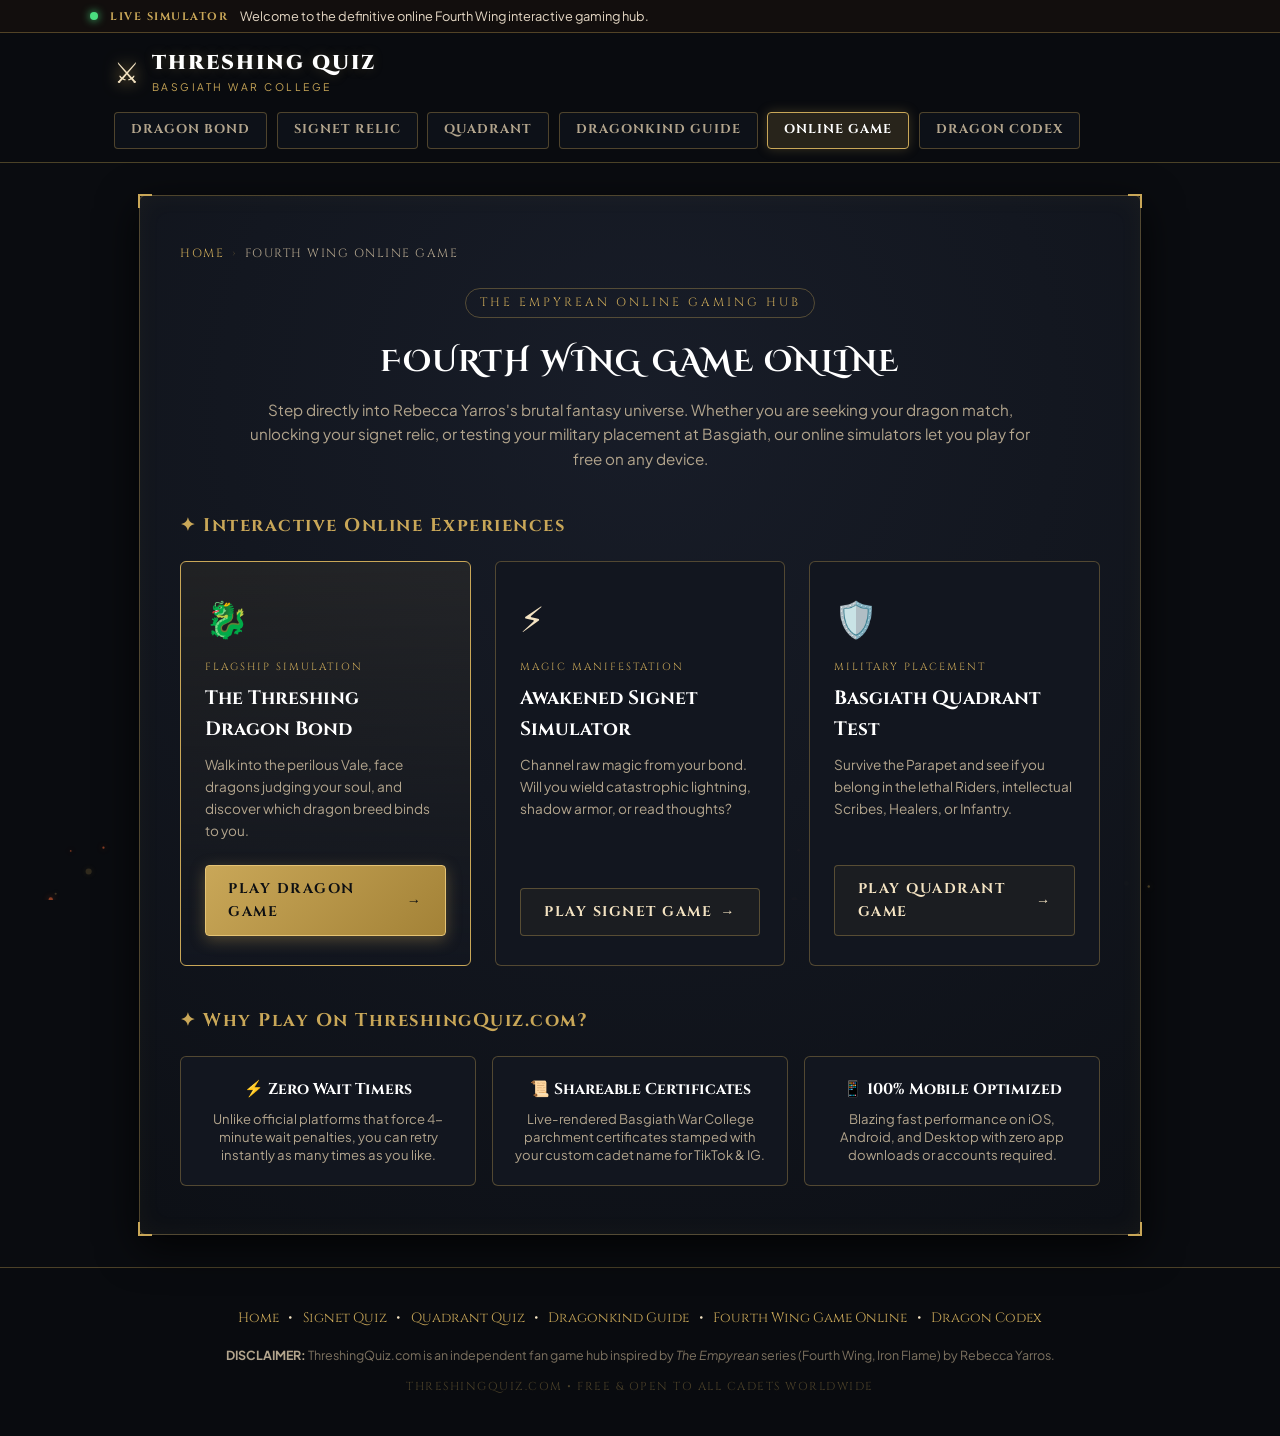
<file: fourth-wing-game-online/index.html>
<!DOCTYPE html>
<html lang="en">
<head>
  <meta charset="UTF-8">
  <meta name="viewport" content="width=device-width, initial-scale=1.0">
  <title>Fourth Wing Game Online | Play Free Dragon & Signet Simulator - Threshing Quiz</title>
  <meta name="description" content="Looking to play a Fourth Wing game online? Experience the free interactive Threshing simulator, discover your bonded dragon breed, manifest your signet relic, and get your custom certificate.">
  <meta name="keywords" content="fourth wing game online, fourth wing game, fourth wing quiz, the empyrean game, play fourth wing online, threshing game online">
  
  <link rel="canonical" href="https://threshingquiz.com/fourth-wing-game-online/">
  <meta property="og:title" content="Fourth Wing Game Online: Play the Free Interactive Simulator">
  <meta property="og:description" content="Step into the world of Fourth Wing and The Empyrean online. Will you bond with an apex dragon, or burn in the Vale? Play free now!">
  <meta property="og:type" content="website">
  <meta property="og:url" content="https://threshingquiz.com/fourth-wing-game-online/">
  <link rel="icon" href="data:image/svg+xml,<svg xmlns=%22http://www.w3.org/2000/svg%22 viewBox=%220 0 100 100%22><text y=%22.9em%22 font-size=%2290%22>⚔️</text></svg>">

  <!-- Google Fonts -->
  <link rel="preconnect" href="https://fonts.googleapis.com">
  <link rel="preconnect" href="https://fonts.gstatic.com" crossorigin>
  <link href="https://fonts.googleapis.com/css2?family=Cinzel:wght@600;700;900&family=Cinzel+Decorative:wght@700&family=Plus+Jakarta+Sans:wght@400;500;600;700&display=swap" rel="stylesheet">
  
  <link rel="stylesheet" href="../style.css">
  <script defer src="/_site-analytics.js"></script>
</head>
<body>
  <canvas id="ambientCanvas"></canvas>

  <div class="site-wrapper">
    <!-- Live Vale Broadcast Ticker -->
    <div class="vale-ticker-bar">
      <div class="ticker-content">
        <span class="pulse-indicator"></span>
        <span class="ticker-badge">LIVE SIMULATOR</span>
        <span class="ticker-text">Welcome to the definitive online Fourth Wing interactive gaming hub.</span>
      </div>
    </div>

    <!-- Header Navigation -->
    <header class="site-header">
      <div class="header-content">
        <a href="/" class="brand-logo">
          <span class="dragon-glyph">⚔️</span>
          <div class="logo-text">
            <span class="brand-title">THRESHING QUIZ</span>
            <span class="brand-sub">BASGIATH WAR COLLEGE</span>
          </div>
        </a>
        <nav class="quiz-nav">
          <a href="/" class="nav-btn">Dragon Bond</a>
          <a href="/signet-quiz/" class="nav-btn">Signet Relic</a>
          <a href="/quadrant-quiz/" class="nav-btn">Quadrant</a>
          <a href="/dragonkind-game/" class="nav-btn">Dragonkind Guide</a>
          <a href="/fourth-wing-game-online/" class="nav-btn active">Online Game</a>
          <a href="/dragon-codex/" class="nav-btn">Dragon Codex</a>
        </nav>
      </div>
    </header>

    <!-- Main Content -->
    <main class="main-content">
      <section class="codex-section">
        <div class="ancient-border-box">
          <div class="corner-ornament top-left"></div>
          <div class="corner-ornament top-right"></div>
          <div class="corner-ornament bottom-left"></div>
          <div class="corner-ornament bottom-right"></div>

          <!-- Breadcrumb Navigation -->
          <nav class="breadcrumb-nav" aria-label="Breadcrumb">
            <a href="/">Home</a>
            <span class="breadcrumb-separator">›</span>
            <span class="breadcrumb-current">Fourth Wing Online Game</span>
          </nav>

          <div class="sec-head">
            <div class="hero-badge">THE EMPYREAN ONLINE GAMING HUB</div>
            <h1 class="section-title">FOURTH WING GAME ONLINE</h1>
            <p class="section-intro">
              Step directly into Rebecca Yarros's brutal fantasy universe. Whether you are seeking your dragon match, unlocking your signet relic, or testing your military placement at Basgiath, our online simulators let you play for free on any device.
            </p>
          </div>

          <!-- Game Suite Grid -->
          <div class="codex-subhead">
            <h3>✦ Interactive Online Experiences</h3>
          </div>
          <div class="quiz-select-grid">
            <div class="quiz-card featured" onclick="window.location.href='/'">
              <div class="card-icon">🐉</div>
              <div class="card-tag">FLAGSHIP SIMULATION</div>
              <h3>The Threshing Dragon Bond</h3>
              <p>Walk into the perilous Vale, face dragons judging your soul, and discover which dragon breed binds to you.</p>
              <a href="/" class="action-btn primary-gold" style="text-decoration:none;">Play Dragon Game <span>→</span></a>
            </div>

            <div class="quiz-card" onclick="window.location.href='/signet-quiz/'">
              <div class="card-icon">⚡</div>
              <div class="card-tag">MAGIC MANIFESTATION</div>
              <h3>Awakened Signet Simulator</h3>
              <p>Channel raw magic from your bond. Will you wield catastrophic lightning, shadow armor, or read thoughts?</p>
              <a href="/signet-quiz/" class="action-btn secondary-btn" style="text-decoration:none;">Play Signet Game <span>→</span></a>
            </div>

            <div class="quiz-card" onclick="window.location.href='/quadrant-quiz/'">
              <div class="card-icon">🛡️</div>
              <div class="card-tag">MILITARY PLACEMENT</div>
              <h3>Basgiath Quadrant Test</h3>
              <p>Survive the Parapet and see if you belong in the lethal Riders, intellectual Scribes, Healers, or Infantry.</p>
              <a href="/quadrant-quiz/" class="action-btn secondary-btn" style="text-decoration:none;">Play Quadrant Game <span>→</span></a>
            </div>
          </div>

          <!-- Feature Highlights -->
          <div class="codex-subhead mt-large">
            <h3>✦ Why Play On ThreshingQuiz.com?</h3>
          </div>
          <div class="tail-grid">
            <div class="tail-card">
              <h4>⚡ Zero Wait Timers</h4>
              <p>Unlike official platforms that force 4-minute wait penalties, you can retry instantly as many times as you like.</p>
            </div>
            <div class="tail-card">
              <h4>📜 Shareable Certificates</h4>
              <p>Live-rendered Basgiath War College parchment certificates stamped with your custom cadet name for TikTok & IG.</p>
            </div>
            <div class="tail-card">
              <h4>📱 100% Mobile Optimized</h4>
              <p>Blazing fast performance on iOS, Android, and Desktop with zero app downloads or accounts required.</p>
            </div>
          </div>
        </div>
      </section>
    </main>

    <!-- Site Footer -->
    <footer class="site-footer">
      <div class="footer-content">
        <div class="footer-links">
          <a href="/">Home</a> •
          <a href="/signet-quiz/">Signet Quiz</a> •
          <a href="/quadrant-quiz/">Quadrant Quiz</a> •
          <a href="/dragonkind-game/">Dragonkind Guide</a> •
          <a href="/fourth-wing-game-online/">Fourth Wing Game Online</a> •
          <a href="/dragon-codex/">Dragon Codex</a>
        </div>
        <p class="disclaimer-text">
          <strong>DISCLAIMER:</strong> ThreshingQuiz.com is an independent fan game hub inspired by <em>The Empyrean</em> series (Fourth Wing, Iron Flame) by Rebecca Yarros.
        </p>
        <p class="copyright-sub">ThreshingQuiz.com • Free & Open to All Cadets Worldwide</p>
      </div>
    </footer>
  </div>

  <script src="../quizzes.js"></script>
  <script src="../app.js"></script>
</body>
</html>
</file>
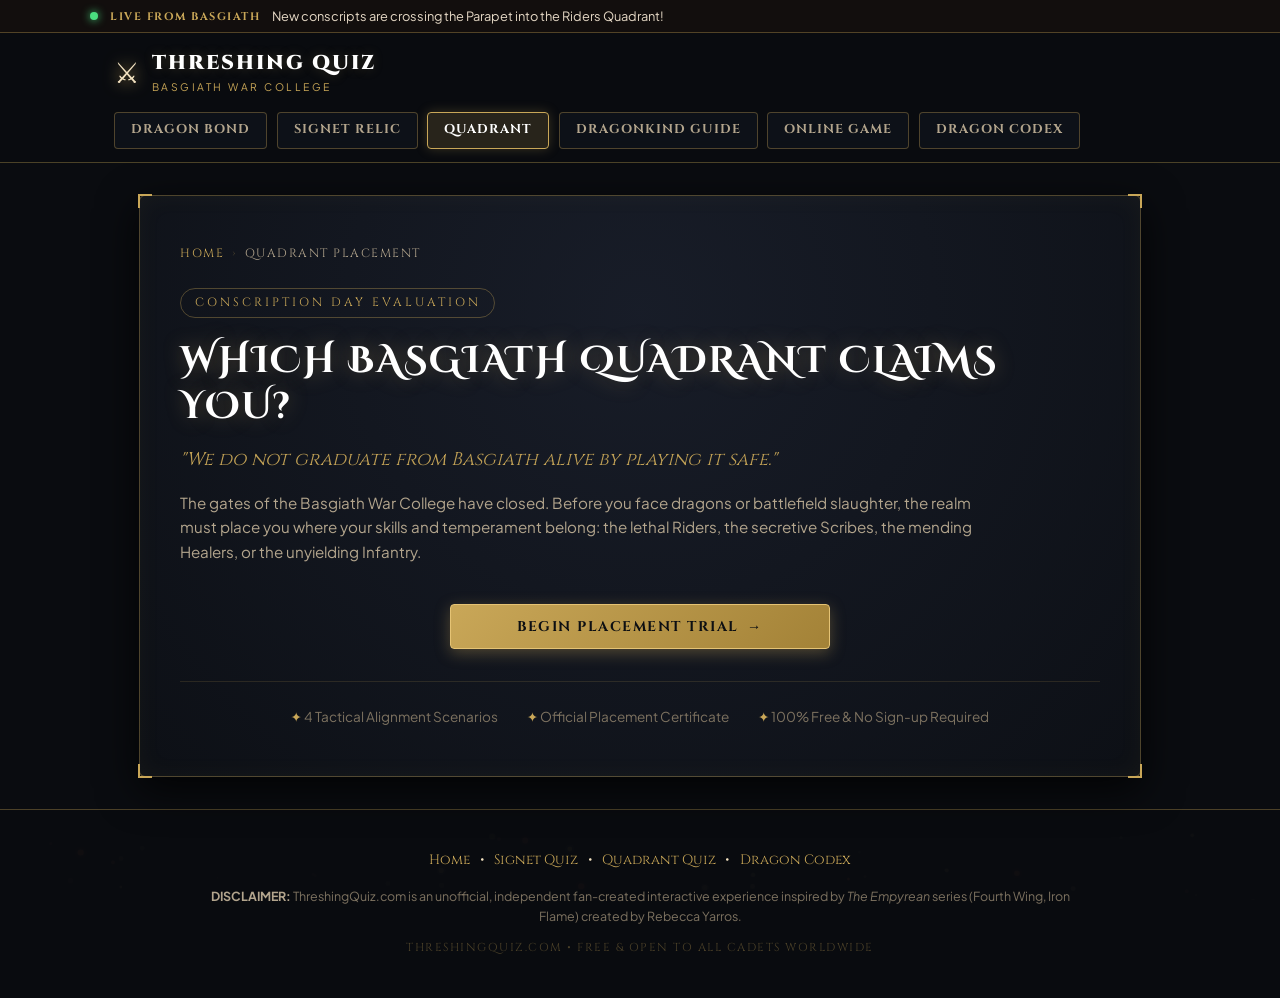
<file: quadrant-quiz/index.html>
<!DOCTYPE html>
<html lang="en">
<head>
  <meta charset="UTF-8">
  <meta name="viewport" content="width=device-width, initial-scale=1.0">
  <title>Quadrant Quiz | Where Do You Belong at Basgiath War College? - Threshing Quiz</title>
  <meta name="description" content="Take the Basgiath Quadrant Placement Quiz. Are you meant for the lethal Riders Quadrant, the scholarly Scribes, the indispensable Healers, or Infantry? Free test with certificate.">
  <meta name="keywords" content="quadrant quiz, fourth wing quadrant quiz, basgiath war college quiz, riders quadrant quiz, fourth wing quiz">
  
  <link rel="canonical" href="https://threshingquiz.com/quadrant-quiz/">
  <meta property="og:title" content="Basgiath Quadrant Quiz: Riders, Scribes, Healers, or Infantry?">
  <meta property="og:description" content="Conscription Day is here. Which quadrant of the Basgiath War College will claim you? Take the free test now!">
  <meta property="og:type" content="website">
  <meta property="og:url" content="https://threshingquiz.com/quadrant-quiz/">
  <link rel="icon" href="data:image/svg+xml,<svg xmlns=%22http://www.w3.org/2000/svg%22 viewBox=%220 0 100 100%22><text y=%22.9em%22 font-size=%2290%22>🛡️</text></svg>">

  <!-- Google Fonts -->
  <link rel="preconnect" href="https://fonts.googleapis.com">
  <link rel="preconnect" href="https://fonts.gstatic.com" crossorigin>
  <link href="https://fonts.googleapis.com/css2?family=Cinzel:wght@600;700;900&family=Cinzel+Decorative:wght@700&family=Plus+Jakarta+Sans:wght@400;500;600;700&display=swap" rel="stylesheet">
  
  <link rel="stylesheet" href="../style.css">
  <script defer src="/_site-analytics.js"></script>
</head>
<body>
  <canvas id="ambientCanvas"></canvas>

  <div class="site-wrapper">
    <div class="vale-ticker-bar">
      <div class="ticker-content">
        <span class="pulse-indicator"></span>
        <span class="ticker-badge">LIVE FROM BASGIATH</span>
        <span id="tickerBroadcastText" class="ticker-text">New conscripts are crossing the Parapet into the Riders Quadrant!</span>
      </div>
    </div>

    <!-- Header Navigation -->
    <header class="site-header">
      <div class="header-content">
        <a href="/" class="brand-logo">
          <span class="dragon-glyph">⚔️</span>
          <div class="logo-text">
            <span class="brand-title">THRESHING QUIZ</span>
            <span class="brand-sub">BASGIATH WAR COLLEGE</span>
          </div>
        </a>
        <nav class="quiz-nav">
          <a href="/" class="nav-btn">Dragon Bond</a>
          <a href="/signet-quiz/" class="nav-btn">Signet Relic</a>
          <a href="/quadrant-quiz/" class="nav-btn active">Quadrant</a>
          <a href="/dragonkind-game/" class="nav-btn">Dragonkind Guide</a>
          <a href="/fourth-wing-game-online/" class="nav-btn">Online Game</a>
          <a href="/dragon-codex/" class="nav-btn">Dragon Codex</a>
        </nav>
      </div>
    </header>

    <main class="main-content">
      <!-- HERO LANDING -->
      <section id="heroSection" class="hero-section active">
        <div class="ancient-border-box">
          <div class="corner-ornament top-left"></div>
          <div class="corner-ornament top-right"></div>
          <div class="corner-ornament bottom-left"></div>
          <div class="corner-ornament bottom-right"></div>

          <!-- Breadcrumb Navigation -->
          <nav class="breadcrumb-nav" aria-label="Breadcrumb">
            <a href="/">Home</a>
            <span class="breadcrumb-separator">›</span>
            <span class="breadcrumb-current">Quadrant Placement</span>
          </nav>

          <div class="hero-badge">CONSCRIPTION DAY EVALUATION</div>
          <h1 class="hero-title">WHICH BASGIATH QUADRANT CLAIMS YOU?</h1>
          <p class="hero-quote">
            "We do not graduate from Basgiath alive by playing it safe."
          </p>
          <p class="hero-description">
            The gates of the Basgiath War College have closed. Before you face dragons or battlefield slaughter, the realm must place you where your skills and temperament belong: the lethal Riders, the secretive Scribes, the mending Healers, or the unyielding Infantry.
          </p>

          <div style="text-align: center; margin: 2rem 0;">
            <button class="action-btn primary-gold" style="max-width: 380px; margin: 0 auto;" onclick="startSelectedQuiz('quadrant')">Begin Placement Trial <span>→</span></button>
          </div>

          <div class="hero-features">
            <div class="feat-item"><span>✦</span> 4 Tactical Alignment Scenarios</div>
            <div class="feat-item"><span>✦</span> Official Placement Certificate</div>
            <div class="feat-item"><span>✦</span> 100% Free & No Sign-up Required</div>
          </div>
        </div>
      </section>

      <!-- QUIZ PLAY SECTION -->
      <section id="quizPlaySection" class="quiz-play-section">
        <div class="quiz-box ancient-border-box">
          <div class="corner-ornament top-left"></div>
          <div class="corner-ornament top-right"></div>
          <div class="corner-ornament bottom-left"></div>
          <div class="corner-ornament bottom-right"></div>

          <div class="quiz-status-bar">
            <div class="quiz-name-indicator" id="currentQuizLabel">Basgiath Quadrant Placement</div>
            <div class="step-count">Question <span id="currentStepNum">1</span> / <span id="totalStepNum">4</span></div>
          </div>
          <div class="progress-track">
            <div class="progress-fill" id="progressBar"></div>
          </div>

          <div class="question-wrapper">
            <h2 class="question-text" id="questionTitle">Loading question...</h2>
            <div class="answers-container" id="answersGrid"></div>
          </div>
        </div>
      </section>

      <!-- RITUAL CALCULATING -->
      <section id="calculatingSection" class="calculating-section">
        <div class="rune-ritual-loader">
          <div class="rune-circle"></div>
          <div class="dragon-eye">👁️</div>
        </div>
        <h2 class="ritual-title">THE WAR COLLEGE LEADERSHIP IS ASSESSING...</h2>
        <p class="ritual-sub">Recording your conscription record</p>
      </section>

      <!-- RESULT SHOWCASE -->
      <section id="resultSection" class="result-section">
        <div class="result-box ancient-border-box">
          <div class="corner-ornament top-left"></div>
          <div class="corner-ornament top-right"></div>
          <div class="corner-ornament bottom-left"></div>
          <div class="corner-ornament bottom-right"></div>

          <div class="result-header">
            <div class="result-subtitle">BASGIATH WAR COLLEGE • ENROLLMENT RECORD</div>
            <h1 class="result-main-title" id="resultTitle">RIDERS QUADRANT</h1>
            <div class="result-dragon-class" id="resultSubtitle">The Deadly Elite of Navarre</div>
          </div>

          <div class="cadet-customizer">
            <label for="cadetNameInput">ENTER YOUR CADET NAME ON THE RECORD:</label>
            <div class="customizer-row">
              <input type="text" id="cadetNameInput" placeholder="e.g. Violet Sorrengail" maxlength="30" value="First Year Cadet">
              <button class="action-btn secondary-btn" id="updateCertNameBtn">✍️ Stamp Name</button>
            </div>
          </div>

          <div class="certificate-container">
            <canvas id="certificateCanvas" width="800" height="520"></canvas>
            <div class="cert-actions">
              <button class="action-btn primary-gold" id="downloadCertBtn">📥 Download High-Res Certificate</button>
              <button class="action-btn secondary-btn" id="copyShareBtn">📋 Copy Shareable Link</button>
            </div>
            <div id="copySuccessMsg" class="copy-alert">Copied to clipboard! Share your placement to TikTok, Instagram, or Reddit!</div>
          </div>

          <div class="lore-breakdown">
            <div class="lore-block quote-block">
              <p class="quote-text" id="resultQuote">"We are the blood on the stones and the fire in the sky."</p>
            </div>

            <div class="lore-block traits-block">
              <h3>⚡ Quadrant Profile & Duties</h3>
              <p id="resultDesc">Deep analysis of traits and bonding lore...</p>
            </div>

            <div class="lore-stats-grid" id="resultStatsGrid"></div>
          </div>

          <div class="post-result-actions">
            <button class="action-btn secondary-btn" onclick="retakeCurrentQuiz()">🔄 Retake Placement</button>
            <a href="/" class="action-btn primary-gold" style="text-decoration:none;">🐉 Enter The Vale (Dragon Bond)</a>
          </div>
        </div>
      </section>
    </main>

    <footer class="site-footer">
      <div class="footer-content">
        <div class="footer-links">
          <a href="/">Home</a> •
          <a href="/signet-quiz/">Signet Quiz</a> •
          <a href="/quadrant-quiz/">Quadrant Quiz</a> •
          <a href="/dragon-codex/">Dragon Codex</a>
        </div>
        <p class="disclaimer-text">
          <strong>DISCLAIMER:</strong> ThreshingQuiz.com is an unofficial, independent fan-created interactive experience inspired by <em>The Empyrean</em> series (Fourth Wing, Iron Flame) created by Rebecca Yarros.
        </p>
        <p class="copyright-sub">ThreshingQuiz.com • Free & Open to All Cadets Worldwide</p>
      </div>
    </footer>
  </div>

  <script src="../quizzes.js"></script>
  <script src="../app.js"></script>
  <script>
    window.addEventListener('DOMContentLoaded', () => {
      currentQuizType = 'quadrant';
    });
  </script>
</body>
</html>
</file>
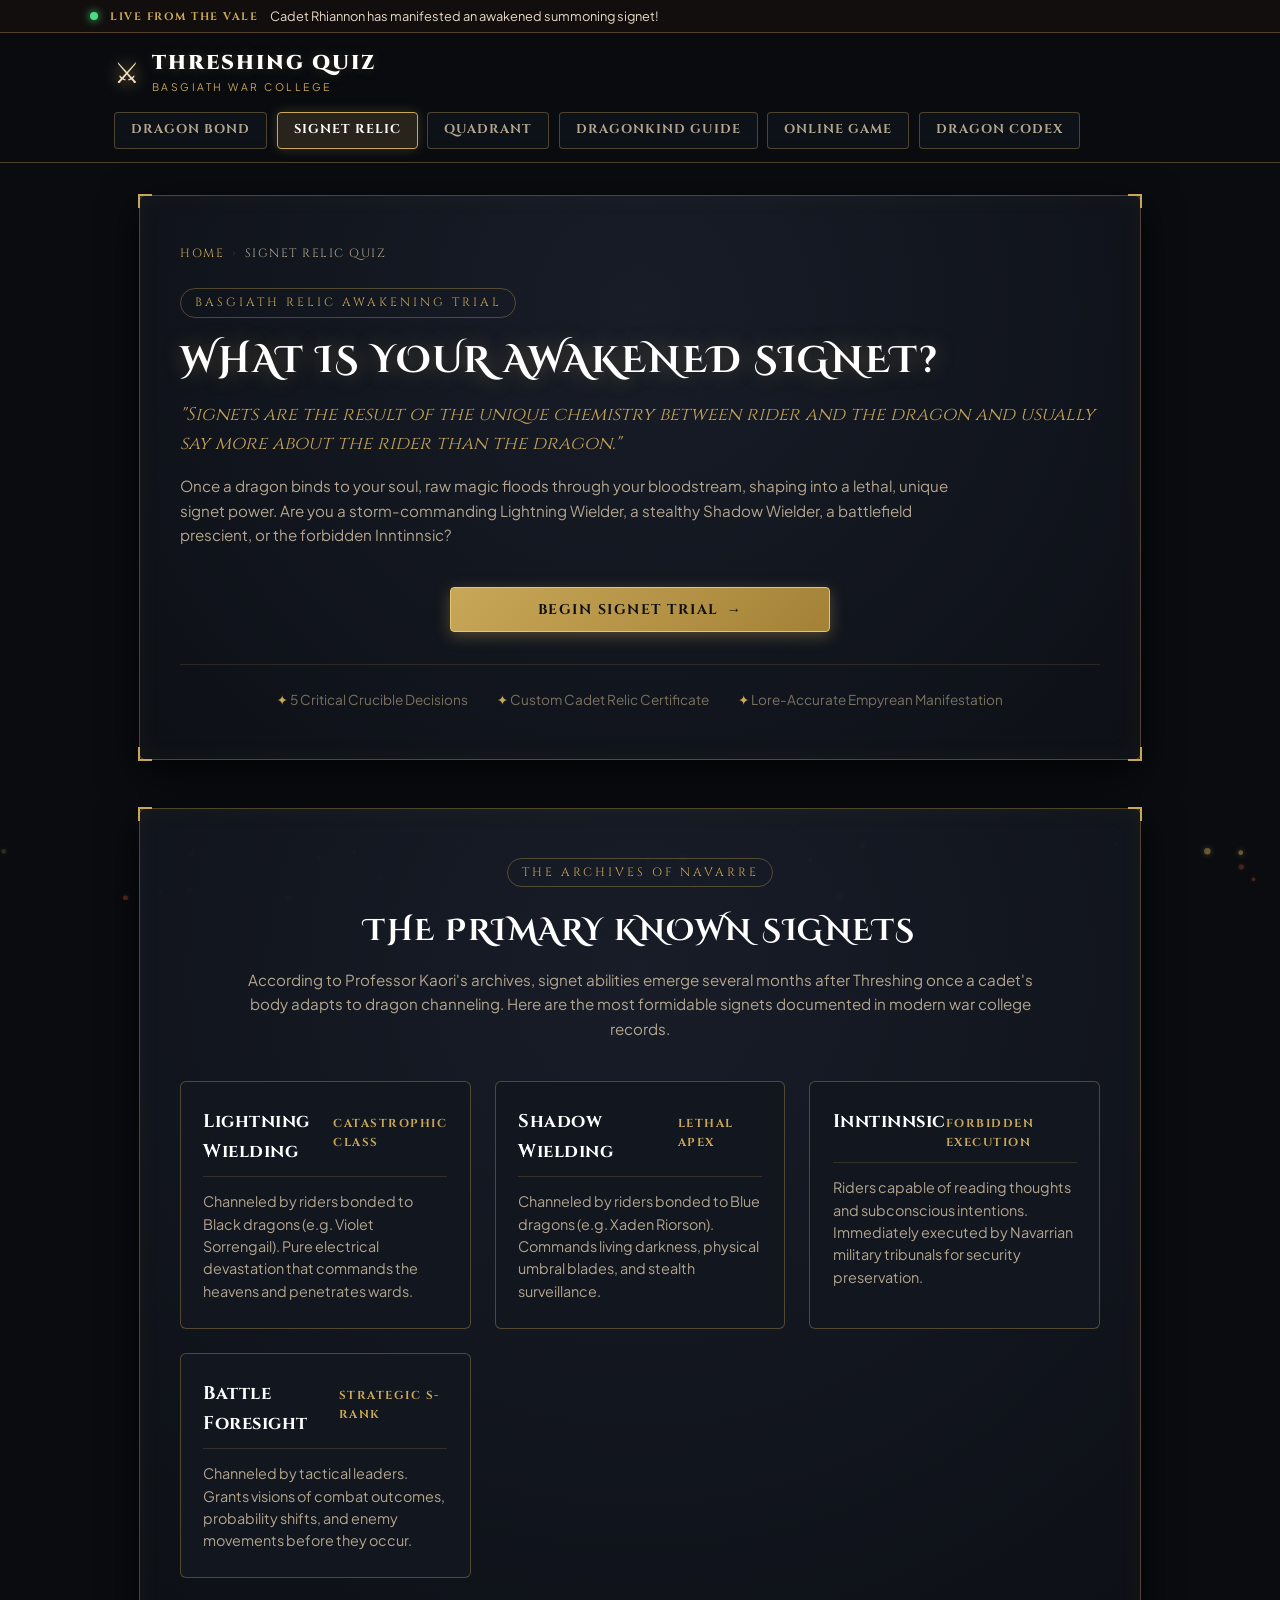
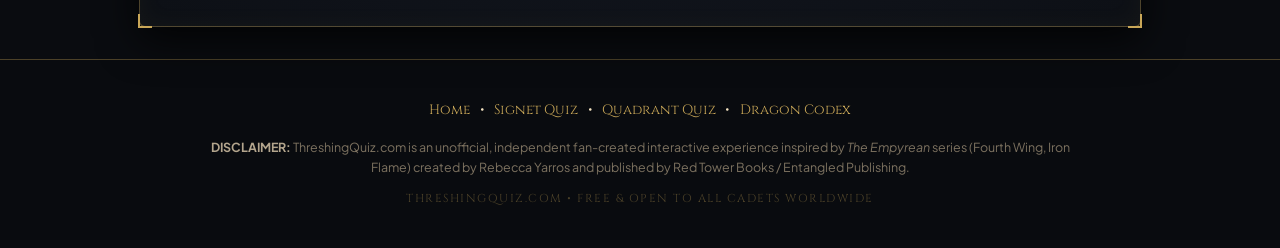
<file: signet-quiz/index.html>
<!DOCTYPE html>
<html lang="en">
<head>
  <meta charset="UTF-8">
  <meta name="viewport" content="width=device-width, initial-scale=1.0">
  <title>Signet Quiz | What is Your Fourth Wing Relic Ability? - Threshing Quiz</title>
  <meta name="description" content="Discover your awakened Fourth Wing signet power. Are you a Lightning Wielder, Shadow Wielder, Inntinnsic, or Battle Foreseer? Free interactive quiz, instant rider certificate.">
  <meta name="keywords" content="signet quiz, fourth wing signet quiz, signet quiz fourth wing, what is my signet, threshing quiz signet, fourth wing quiz">
  
  <link rel="canonical" href="https://threshingquiz.com/signet-quiz/">
  <meta property="og:title" content="Signet Quiz: Discover Your Awakened Power & Relic">
  <meta property="og:description" content="Signets reflect who you truly are at your core. What deadly magic will channel through your dragon? Take the free Signet Quiz!">
  <meta property="og:type" content="website">
  <meta property="og:url" content="https://threshingquiz.com/signet-quiz/">
  <link rel="icon" href="data:image/svg+xml,<svg xmlns=%22http://www.w3.org/2000/svg%22 viewBox=%220 0 100 100%22><text y=%22.9em%22 font-size=%2290%22>⚡</text></svg>">
  
  <!-- Structured Data JSON-LD -->
  <script type="application/ld+json">
  {
    "@context": "https://schema.org",
    "@graph": [
      {
        "@type": "WebPage",
        "@id": "https://threshingquiz.com/signet-quiz/#page",
        "name": "Signet Quiz: Discover Your Awakened Relic Ability",
        "description": "An interactive lore-accurate test determining your signet ability in Navarre's Basgiath War College."
      },
      {
        "@type": "FAQPage",
        "mainEntity": [
          {
            "@type": "Question",
            "name": "What is a Signet in Fourth Wing?",
            "acceptedAnswer": {
              "@type": "Answer",
              "text": "A signet is a supernatural ability channeled by a rider through their bonded dragon's power. It manifests based on the rider's deepest personality, need, and subconscious core."
            }
          },
          {
            "@type": "Question",
            "name": "Why are Inntinnsics executed in Navarre?",
            "acceptedAnswer": {
              "@type": "Answer",
              "text": "Inntinnsics possess the ability to read minds and thoughts. Leadership in Navarre deems them an existential security risk, ordering them executed immediately upon manifestation."
            }
          }
        ]
      }
    ]
  }
  </script>

  <!-- Google Fonts -->
  <link rel="preconnect" href="https://fonts.googleapis.com">
  <link rel="preconnect" href="https://fonts.gstatic.com" crossorigin>
  <link href="https://fonts.googleapis.com/css2?family=Cinzel:wght@600;700;900&family=Cinzel+Decorative:wght@700&family=Plus+Jakarta+Sans:wght@400;500;600;700&display=swap" rel="stylesheet">
  
  <link rel="stylesheet" href="../style.css">
  <script defer src="/_site-analytics.js"></script>
</head>
<body>
  <canvas id="ambientCanvas"></canvas>

  <div class="site-wrapper">
    <!-- Live Vale Broadcast Ticker -->
    <div class="vale-ticker-bar">
      <div class="ticker-content">
        <span class="pulse-indicator"></span>
        <span class="ticker-badge">LIVE FROM THE VALE</span>
        <span id="tickerBroadcastText" class="ticker-text">Cadet Rhiannon has manifested an awakened summoning signet!</span>
      </div>
    </div>

    <!-- Header Navigation -->
    <header class="site-header">
      <div class="header-content">
        <a href="/" class="brand-logo">
          <span class="dragon-glyph">⚔️</span>
          <div class="logo-text">
            <span class="brand-title">THRESHING QUIZ</span>
            <span class="brand-sub">BASGIATH WAR COLLEGE</span>
          </div>
        </a>
        <nav class="quiz-nav">
          <a href="/" class="nav-btn">Dragon Bond</a>
          <a href="/signet-quiz/" class="nav-btn active">Signet Relic</a>
          <a href="/quadrant-quiz/" class="nav-btn">Quadrant</a>
          <a href="/dragonkind-game/" class="nav-btn">Dragonkind Guide</a>
          <a href="/fourth-wing-game-online/" class="nav-btn">Online Game</a>
          <a href="/dragon-codex/" class="nav-btn">Dragon Codex</a>
        </nav>
      </div>
    </header>

    <!-- Main Content -->
    <main class="main-content">
      <!-- HERO LANDING -->
      <section id="heroSection" class="hero-section active">
        <div class="ancient-border-box">
          <div class="corner-ornament top-left"></div>
          <div class="corner-ornament top-right"></div>
          <div class="corner-ornament bottom-left"></div>
          <div class="corner-ornament bottom-right"></div>

          <!-- Breadcrumb Navigation -->
          <nav class="breadcrumb-nav" aria-label="Breadcrumb">
            <a href="/">Home</a>
            <span class="breadcrumb-separator">›</span>
            <span class="breadcrumb-current">Signet Relic Quiz</span>
          </nav>

          <div class="hero-badge">BASGIATH RELIC AWAKENING TRIAL</div>
          <h1 class="hero-title">WHAT IS YOUR AWAKENED SIGNET?</h1>
          <p class="hero-quote">
            "Signets are the result of the unique chemistry between rider and the dragon and usually say more about the rider than the dragon."
          </p>
          <p class="hero-description">
            Once a dragon binds to your soul, raw magic floods through your bloodstream, shaping into a lethal, unique signet power. Are you a storm-commanding Lightning Wielder, a stealthy Shadow Wielder, a battlefield prescient, or the forbidden Inntinnsic?
          </p>

          <div style="text-align: center; margin: 2rem 0;">
            <button class="action-btn primary-gold" style="max-width: 380px; margin: 0 auto;" onclick="startSelectedQuiz('signet')">Begin Signet Trial <span>→</span></button>
          </div>

          <div class="hero-features">
            <div class="feat-item"><span>✦</span> 5 Critical Crucible Decisions</div>
            <div class="feat-item"><span>✦</span> Custom Cadet Relic Certificate</div>
            <div class="feat-item"><span>✦</span> Lore-Accurate Empyrean Manifestation</div>
          </div>
        </div>
      </section>

      <!-- QUIZ PLAY SECTION -->
      <section id="quizPlaySection" class="quiz-play-section">
        <div class="quiz-box ancient-border-box">
          <div class="corner-ornament top-left"></div>
          <div class="corner-ornament top-right"></div>
          <div class="corner-ornament bottom-left"></div>
          <div class="corner-ornament bottom-right"></div>

          <div class="quiz-status-bar">
            <div class="quiz-name-indicator" id="currentQuizLabel">Awakened Signet Quiz</div>
            <div class="step-count">Question <span id="currentStepNum">1</span> / <span id="totalStepNum">5</span></div>
          </div>
          <div class="progress-track">
            <div class="progress-fill" id="progressBar"></div>
          </div>

          <div class="question-wrapper">
            <h2 class="question-text" id="questionTitle">Loading question...</h2>
            <div class="answers-container" id="answersGrid"></div>
          </div>
        </div>
      </section>

      <!-- RITUAL CALCULATING -->
      <section id="calculatingSection" class="calculating-section">
        <div class="rune-ritual-loader">
          <div class="rune-circle"></div>
          <div class="dragon-eye">👁️</div>
        </div>
        <h2 class="ritual-title">THE DRAGON'S CHANNEL IS MANIFESTING...</h2>
        <p class="ritual-sub">Forging the golden relic onto your skin</p>
      </section>

      <!-- RESULT SHOWCASE -->
      <section id="resultSection" class="result-section">
        <div class="result-box ancient-border-box">
          <div class="corner-ornament top-left"></div>
          <div class="corner-ornament top-right"></div>
          <div class="corner-ornament bottom-left"></div>
          <div class="corner-ornament bottom-right"></div>

          <div class="result-header">
            <div class="result-subtitle">BASGIATH WAR COLLEGE • RECORD OF RELIC</div>
            <h1 class="result-main-title" id="resultTitle">LIGHTNING WIELDER</h1>
            <div class="result-dragon-class" id="resultSubtitle">Raw Sky Dominance & Pure Energy</div>
          </div>

          <div class="cadet-customizer">
            <label for="cadetNameInput">ENTER YOUR CADET NAME ON THE RECORD:</label>
            <div class="customizer-row">
              <input type="text" id="cadetNameInput" placeholder="e.g. Violet Sorrengail" maxlength="30" value="First Year Cadet">
              <button class="action-btn secondary-btn" id="updateCertNameBtn">✍️ Stamp Name</button>
            </div>
          </div>

          <div class="certificate-container">
            <canvas id="certificateCanvas" width="800" height="520"></canvas>
            <div class="cert-actions">
              <button class="action-btn primary-gold" id="downloadCertBtn">📥 Download High-Res Certificate</button>
              <button class="action-btn secondary-btn" id="copyShareBtn">📋 Copy Shareable Link</button>
            </div>
            <div id="copySuccessMsg" class="copy-alert">Copied to clipboard! Share your signet to TikTok, Instagram, or Reddit!</div>
          </div>

          <div class="lore-breakdown">
            <div class="lore-block quote-block">
              <p class="quote-text" id="resultQuote">"You train this ability, own it, and you will have the power to defend an entire kingdom."</p>
            </div>

            <div class="lore-block traits-block">
              <h3>⚡ Signet Nature & Tactical Impact</h3>
              <p id="resultDesc">Deep analysis of traits and bonding lore...</p>
            </div>

            <div class="lore-stats-grid" id="resultStatsGrid"></div>
          </div>

          <div class="post-result-actions">
            <button class="action-btn secondary-btn" onclick="retakeCurrentQuiz()">🔄 Retake Trial</button>
            <a href="/" class="action-btn primary-gold" style="text-decoration:none;">🐉 Take Dragon Bond Quiz</a>
          </div>
        </div>
      </section>

      <!-- SIGNET LORE OVERVIEW -->
      <section class="codex-section">
        <div class="ancient-border-box">
          <div class="corner-ornament top-left"></div>
          <div class="corner-ornament top-right"></div>
          <div class="corner-ornament bottom-left"></div>
          <div class="corner-ornament bottom-right"></div>

          <div class="sec-head">
            <div class="hero-badge">THE ARCHIVES OF NAVARRE</div>
            <h2 class="section-title">THE PRIMARY KNOWN SIGNETS</h2>
            <p class="section-intro">
              According to Professor Kaori's archives, signet abilities emerge several months after Threshing once a cadet's body adapts to dragon channeling. Here are the most formidable signets documented in modern war college records.
            </p>
          </div>

          <div class="dragon-colors-grid">
            <div class="color-card">
              <div class="card-header-row">
                <h4>Lightning Wielding</h4>
                <span class="dragon-rank">Catastrophic Class</span>
              </div>
              <p>Channeled by riders bonded to Black dragons (e.g. Violet Sorrengail). Pure electrical devastation that commands the heavens and penetrates wards.</p>
            </div>

            <div class="color-card">
              <div class="card-header-row">
                <h4>Shadow Wielding</h4>
                <span class="dragon-rank">Lethal Apex</span>
              </div>
              <p>Channeled by riders bonded to Blue dragons (e.g. Xaden Riorson). Commands living darkness, physical umbral blades, and stealth surveillance.</p>
            </div>

            <div class="color-card">
              <div class="card-header-row">
                <h4>Inntinnsic</h4>
                <span class="dragon-rank">Forbidden Execution</span>
              </div>
              <p>Riders capable of reading thoughts and subconscious intentions. Immediately executed by Navarrian military tribunals for security preservation.</p>
            </div>

            <div class="color-card">
              <div class="card-header-row">
                <h4>Battle Foresight</h4>
                <span class="dragon-rank">Strategic S-Rank</span>
              </div>
              <p>Channeled by tactical leaders. Grants visions of combat outcomes, probability shifts, and enemy movements before they occur.</p>
            </div>
          </div>
        </div>
      </section>
    </main>

    <!-- Site Footer -->
    <footer class="site-footer">
      <div class="footer-content">
        <div class="footer-links">
          <a href="/">Home</a> •
          <a href="/signet-quiz/">Signet Quiz</a> •
          <a href="/quadrant-quiz/">Quadrant Quiz</a> •
          <a href="/dragon-codex/">Dragon Codex</a>
        </div>
        <p class="disclaimer-text">
          <strong>DISCLAIMER:</strong> ThreshingQuiz.com is an unofficial, independent fan-created interactive experience inspired by <em>The Empyrean</em> series (Fourth Wing, Iron Flame) created by Rebecca Yarros and published by Red Tower Books / Entangled Publishing.
        </p>
        <p class="copyright-sub">ThreshingQuiz.com • Free & Open to All Cadets Worldwide</p>
      </div>
    </footer>
  </div>

  <script src="../quizzes.js"></script>
  <script src="../app.js"></script>
  <script>
    // Initialize specifically for Signet quiz on page load
    window.addEventListener('DOMContentLoaded', () => {
      currentQuizType = 'signet';
    });
  </script>
</body>
</html>
</file>
<file: style.css>
:root {
  --bg-dark: #0a0c10;
  --bg-card: #12161f;
  --bg-card-hover: #19202c;
  --border-gold: #c9a758;
  --border-gold-subtle: rgba(201, 167, 88, 0.35);
  --gold-glow: rgba(201, 167, 88, 0.25);
  --text-main: #f4e3c2;
  --text-muted: #b3a58d;
  --text-dim: #7d7260;
  --accent-crimson: #a62a2a;
  --accent-lightning: #e2c044;
  --font-serif: 'Cinzel', Georgia, serif;
  --font-decorative: 'Cinzel Decorative', Georgia, serif;
  --font-sans: 'Plus Jakarta Sans', system-ui, -apple-system, sans-serif;
}

* {
  box-sizing: border-box;
  margin: 0;
  padding: 0;
}

body {
  background-color: var(--bg-dark);
  color: var(--text-main);
  font-family: var(--font-sans);
  min-height: 100vh;
  position: relative;
  overflow-x: hidden;
  line-height: 1.6;
}

/* Ambient Canvas Background */
#ambientCanvas {
  position: fixed;
  top: 0;
  left: 0;
  width: 100vw;
  height: 100vh;
  z-index: 0;
  pointer-events: none;
  opacity: 0.6;
}

.site-wrapper {
  position: relative;
  z-index: 1;
  display: flex;
  flex-direction: column;
  min-height: 100vh;
}

/* Live Vale Ticker */
.vale-ticker-bar {
  background: rgba(20, 15, 14, 0.95);
  border-bottom: 1px solid var(--border-gold-subtle);
  padding: 6px 16px;
  font-size: 0.8rem;
  color: var(--text-muted);
}

.ticker-content {
  max-width: 1100px;
  margin: 0 auto;
  display: flex;
  align-items: center;
  gap: 12px;
}

.pulse-indicator {
  width: 8px;
  height: 8px;
  border-radius: 50%;
  background: #4ade80;
  box-shadow: 0 0 8px #4ade80;
  animation: pulseLight 1.8s infinite;
}

@keyframes pulseLight {
  0%, 100% { opacity: 1; transform: scale(1); }
  50% { opacity: 0.4; transform: scale(0.85); }
}

.ticker-badge {
  font-family: var(--font-serif);
  font-size: 0.68rem;
  letter-spacing: 1.5px;
  color: var(--border-gold);
  font-weight: 700;
}

.ticker-text {
  color: #e5d8c5;
  white-space: nowrap;
  overflow: hidden;
  text-overflow: ellipsis;
}

/* Header */
.site-header {
  border-bottom: 1px solid var(--border-gold-subtle);
  background: rgba(10, 12, 16, 0.85);
  backdrop-filter: blur(12px);
  position: sticky;
  top: 0;
  z-index: 100;
}

.header-content {
  max-width: 1100px;
  margin: 0 auto;
  padding: 0.85rem 1.5rem;
  display: flex;
  align-items: center;
  justify-content: space-between;
  flex-wrap: wrap;
  gap: 1rem;
}

.brand-logo {
  display: flex;
  align-items: center;
  gap: 0.75rem;
  text-decoration: none;
  color: var(--text-main);
}

.dragon-glyph {
  font-size: 1.8rem;
  filter: drop-shadow(0 0 8px var(--border-gold));
}

.logo-text {
  display: flex;
  flex-direction: column;
}

.brand-title {
  font-family: var(--font-serif);
  font-weight: 900;
  font-size: 1.25rem;
  letter-spacing: 2px;
  color: #fff;
  text-shadow: 0 0 12px var(--gold-glow);
}

.brand-sub {
  font-size: 0.65rem;
  letter-spacing: 2.5px;
  color: var(--border-gold);
  text-transform: uppercase;
}

.quiz-nav {
  display: flex;
  gap: 0.6rem;
  align-items: center;
  flex-wrap: wrap;
}

.nav-btn {
  background: rgba(18, 22, 31, 0.6);
  border: 1px solid var(--border-gold-subtle);
  color: var(--text-muted);
  padding: 0.45rem 1rem;
  font-size: 0.8rem;
  font-family: var(--font-serif);
  font-weight: 700;
  letter-spacing: 1px;
  text-transform: uppercase;
  cursor: pointer;
  border-radius: 4px;
  transition: all 0.25s ease;
  text-decoration: none;
  display: inline-flex;
  align-items: center;
}

.nav-btn:hover, .nav-btn.active {
  border-color: var(--border-gold);
  color: #fff;
  background: rgba(201, 167, 88, 0.16);
  box-shadow: 0 0 12px var(--gold-glow);
}

/* Main Content Area */
.main-content {
  flex: 1;
  max-width: 1050px;
  width: 100%;
  margin: 2rem auto;
  padding: 0 1.5rem;
  display: flex;
  flex-direction: column;
  gap: 3rem;
}

/* Ancient Border Box - Signature Aesthetic */
.ancient-border-box {
  background: radial-gradient(circle at 50% 20%, rgba(25, 30, 42, 0.95), rgba(13, 16, 22, 0.98));
  border: 1px solid var(--border-gold-subtle);
  box-shadow: 0 12px 40px rgba(0, 0, 0, 0.8), inset 0 0 25px rgba(201, 167, 88, 0.05);
  padding: 3rem 2.5rem;
  position: relative;
  border-radius: 6px;
}

/* Corner Ornaments */
.corner-ornament {
  position: absolute;
  width: 14px;
  height: 14px;
  border: 2px solid var(--border-gold);
  pointer-events: none;
}
.corner-ornament.top-left { top: -2px; left: -2px; border-right: none; border-bottom: none; }
.corner-ornament.top-right { top: -2px; right: -2px; border-left: none; border-bottom: none; }
.corner-ornament.bottom-left { bottom: -2px; left: -2px; border-right: none; border-top: none; }
.corner-ornament.bottom-right { bottom: -2px; right: -2px; border-left: none; border-top: none; }

/* Sections Display Logic */
#heroSection, #quizPlaySection, #calculatingSection, #resultSection {
  display: none;
}
#heroSection.active, #quizPlaySection.active, #calculatingSection.active, #resultSection.active {
  display: block;
}

/* Breadcrumb Navigation */
.breadcrumb-nav {
  display: flex;
  align-items: center;
  gap: 0.5rem;
  font-family: var(--font-serif);
  font-size: 0.75rem;
  letter-spacing: 1.5px;
  text-transform: uppercase;
  color: var(--text-dim);
  margin-bottom: 1.5rem;
}

.breadcrumb-nav a {
  color: var(--border-gold);
  text-decoration: none;
  transition: color 0.2s ease;
}

.breadcrumb-nav a:hover {
  color: #fff;
  text-shadow: 0 0 8px var(--gold-glow);
}

.breadcrumb-separator {
  color: var(--border-gold-subtle);
}

.breadcrumb-current {
  color: var(--text-muted);
}

/* Hero Section */
.hero-badge {
  display: inline-block;
  font-family: var(--font-serif);
  font-size: 0.75rem;
  letter-spacing: 3px;
  color: var(--border-gold);
  border: 1px solid var(--border-gold-subtle);
  padding: 0.25rem 0.85rem;
  border-radius: 20px;
  margin-bottom: 1.25rem;
  text-transform: uppercase;
}

.hero-title {
  font-family: var(--font-decorative);
  font-size: 2.3rem;
  letter-spacing: 2px;
  color: #fff;
  line-height: 1.25;
  margin-bottom: 1rem;
  text-shadow: 0 0 20px rgba(201, 167, 88, 0.35);
}

.hero-quote {
  font-family: var(--font-serif);
  font-style: italic;
  font-size: 1.15rem;
  color: var(--border-gold);
  margin-bottom: 1rem;
  opacity: 0.95;
}

.hero-description {
  color: var(--text-muted);
  font-size: 0.95rem;
  max-width: 800px;
  margin-bottom: 2.5rem;
}

/* Quiz Selector Grid */
.quiz-select-grid {
  display: grid;
  grid-template-columns: repeat(auto-fit, minmax(260px, 1fr));
  gap: 1.5rem;
  margin-bottom: 2.5rem;
}

.quiz-card {
  background: var(--bg-card);
  border: 1px solid var(--border-gold-subtle);
  border-radius: 6px;
  padding: 1.8rem 1.5rem;
  display: flex;
  flex-direction: column;
  justify-content: space-between;
  cursor: pointer;
  transition: all 0.3s cubic-bezier(0.16, 1, 0.3, 1);
  position: relative;
  overflow: hidden;
}

.quiz-card:hover {
  transform: translateY(-4px);
  border-color: var(--border-gold);
  background: var(--bg-card-hover);
  box-shadow: 0 10px 25px rgba(0, 0, 0, 0.6), 0 0 15px var(--gold-glow);
}

.quiz-card.featured {
  border-color: var(--border-gold);
  background: linear-gradient(180deg, rgba(201, 167, 88, 0.08) 0%, var(--bg-card) 100%);
}

.card-icon {
  font-size: 2.2rem;
  margin-bottom: 0.75rem;
}

.card-tag {
  font-size: 0.65rem;
  font-family: var(--font-serif);
  letter-spacing: 2px;
  color: var(--border-gold);
  margin-bottom: 0.5rem;
}

.quiz-card h3 {
  font-family: var(--font-serif);
  color: #fff;
  font-size: 1.2rem;
  margin-bottom: 0.6rem;
}

.quiz-card p {
  color: var(--text-muted);
  font-size: 0.85rem;
  margin-bottom: 1.5rem;
  flex: 1;
}

/* Action Buttons */
.action-btn {
  font-family: var(--font-serif);
  font-size: 0.88rem;
  font-weight: 700;
  letter-spacing: 1.5px;
  text-transform: uppercase;
  padding: 0.75rem 1.4rem;
  border-radius: 4px;
  cursor: pointer;
  transition: all 0.25s ease;
  display: inline-flex;
  align-items: center;
  justify-content: center;
  gap: 0.5rem;
  width: 100%;
}

.action-btn.primary-gold {
  background: linear-gradient(135deg, #c9a758 0%, #a38237 100%);
  color: #0d0f12;
  border: 1px solid #e5c374;
  box-shadow: 0 4px 15px rgba(201, 167, 88, 0.35);
}

.action-btn.primary-gold:hover {
  background: linear-gradient(135deg, #dfbc68 0%, #b89440 100%);
  box-shadow: 0 6px 20px rgba(201, 167, 88, 0.55);
  transform: translateY(-2px);
}

.action-btn.secondary-btn {
  background: rgba(201, 167, 88, 0.05);
  border: 1px solid var(--border-gold-subtle);
  color: var(--text-main);
}

.action-btn.secondary-btn:hover {
  background: rgba(201, 167, 88, 0.15);
  border-color: var(--border-gold);
  color: #fff;
}

.hero-features {
  display: flex;
  justify-content: center;
  gap: 1.8rem;
  flex-wrap: wrap;
  padding-top: 1.5rem;
  border-top: 1px solid rgba(201, 167, 88, 0.15);
  color: var(--text-dim);
  font-size: 0.85rem;
}

.hero-features span {
  color: var(--border-gold);
}

/* Quiz Status & Progress */
.quiz-status-bar {
  display: flex;
  justify-content: space-between;
  align-items: center;
  margin-bottom: 0.75rem;
  font-family: var(--font-serif);
  font-size: 0.85rem;
  color: var(--border-gold);
  letter-spacing: 1px;
}

.progress-track {
  width: 100%;
  height: 6px;
  background: rgba(201, 167, 88, 0.12);
  border-radius: 3px;
  margin-bottom: 2.2rem;
  overflow: hidden;
}

.progress-fill {
  height: 100%;
  width: 10%;
  background: linear-gradient(90deg, #c9a758, #ff6b35);
  box-shadow: 0 0 10px #c9a758;
  transition: width 0.4s ease;
}

.question-text {
  font-family: var(--font-serif);
  font-size: 1.45rem;
  color: #fff;
  line-height: 1.4;
  margin-bottom: 2rem;
  min-height: 4rem;
}

.answers-container {
  display: flex;
  flex-direction: column;
  gap: 1rem;
}

.answer-option-btn {
  background: var(--bg-card);
  border: 1px solid var(--border-gold-subtle);
  padding: 1.15rem 1.4rem;
  border-radius: 6px;
  color: var(--text-main);
  text-align: left;
  font-size: 0.98rem;
  cursor: pointer;
  transition: all 0.25s ease;
  display: flex;
  align-items: center;
  gap: 1rem;
  font-family: var(--font-sans);
}

.answer-option-btn:hover {
  background: var(--bg-card-hover);
  border-color: var(--border-gold);
  color: #fff;
  transform: translateX(4px);
  box-shadow: 0 4px 15px rgba(0, 0, 0, 0.4), inset 0 0 12px var(--gold-glow);
}

.answer-option-btn.selected {
  background: rgba(201, 167, 88, 0.2);
  border-color: var(--border-gold);
  color: #fff;
  box-shadow: 0 0 15px var(--gold-glow);
}

.answer-option-btn .option-letter {
  font-family: var(--font-serif);
  font-weight: 700;
  color: var(--border-gold);
  font-size: 1rem;
  min-width: 1.8rem;
  height: 1.8rem;
  border-radius: 50%;
  border: 1px solid var(--border-gold-subtle);
  display: flex;
  align-items: center;
  justify-content: center;
}

/* Calculating Transition */
.calculating-section {
  text-align: center;
  padding: 5rem 1rem;
}

.rune-ritual-loader {
  position: relative;
  width: 110px;
  height: 110px;
  margin: 0 auto 2rem;
}

.rune-circle {
  width: 100%;
  height: 100%;
  border: 2px dashed var(--border-gold);
  border-radius: 50%;
  animation: spinRune 6s linear infinite;
  box-shadow: 0 0 25px var(--gold-glow);
}

.dragon-eye {
  position: absolute;
  top: 50%;
  left: 50%;
  transform: translate(-50%, -50%);
  font-size: 2.5rem;
  animation: pulseGlow 1.8s ease-in-out infinite;
}

@keyframes spinRune {
  from { transform: rotate(0deg); }
  to { transform: rotate(360deg); }
}

@keyframes pulseGlow {
  0%, 100% { transform: translate(-50%, -50%) scale(1); filter: drop-shadow(0 0 4px #c9a758); }
  50% { transform: translate(-50%, -50%) scale(1.15); filter: drop-shadow(0 0 15px #ff6b35); }
}

.ritual-title {
  font-family: var(--font-decorative);
  font-size: 1.6rem;
  letter-spacing: 2px;
  color: #fff;
  margin-bottom: 0.5rem;
}

.ritual-sub {
  color: var(--text-muted);
  font-style: italic;
  font-family: var(--font-serif);
}

/* Results Display & Cadet Customizer */
.result-header {
  text-align: center;
  margin-bottom: 1.5rem;
}

.result-subtitle {
  font-family: var(--font-serif);
  font-size: 0.75rem;
  letter-spacing: 3px;
  color: var(--border-gold);
  margin-bottom: 0.5rem;
}

.result-main-title {
  font-family: var(--font-decorative);
  font-size: 2.2rem;
  color: #fff;
  letter-spacing: 1.5px;
  margin-bottom: 0.4rem;
  text-shadow: 0 0 18px rgba(201, 167, 88, 0.4);
}

.result-dragon-class {
  font-family: var(--font-serif);
  font-style: italic;
  color: var(--text-muted);
  font-size: 1.05rem;
}

.cadet-customizer {
  max-width: 600px;
  margin: 0 auto 1.5rem;
  background: var(--bg-card);
  border: 1px solid var(--border-gold-subtle);
  border-radius: 6px;
  padding: 1rem 1.25rem;
  text-align: center;
}

.cadet-customizer label {
  display: block;
  font-family: var(--font-serif);
  font-size: 0.75rem;
  letter-spacing: 1.5px;
  color: var(--border-gold);
  margin-bottom: 0.5rem;
}

.customizer-row {
  display: flex;
  gap: 0.75rem;
}

.customizer-row input {
  flex: 1;
  background: rgba(10, 12, 16, 0.8);
  border: 1px solid var(--border-gold-subtle);
  border-radius: 4px;
  padding: 0.6rem 0.9rem;
  color: #fff;
  font-family: var(--font-sans);
  font-size: 0.95rem;
}

.customizer-row input:focus {
  outline: none;
  border-color: var(--border-gold);
  box-shadow: 0 0 10px var(--gold-glow);
}

.customizer-row .action-btn {
  width: auto;
  white-space: nowrap;
}

.certificate-container {
  display: flex;
  flex-direction: column;
  align-items: center;
  margin-bottom: 2.5rem;
}

#certificateCanvas {
  max-width: 100%;
  height: auto;
  border-radius: 6px;
  box-shadow: 0 10px 30px rgba(0, 0, 0, 0.7), 0 0 20px rgba(201, 167, 88, 0.2);
  border: 1px solid var(--border-gold);
  margin-bottom: 1.25rem;
}

.cert-actions {
  display: flex;
  gap: 1rem;
  width: 100%;
  max-width: 600px;
}

.copy-alert {
  margin-top: 0.75rem;
  color: #55f3a0;
  font-size: 0.85rem;
  display: none;
}

/* Lore Breakdown */
.lore-breakdown {
  margin-top: 2rem;
  display: flex;
  flex-direction: column;
  gap: 1.5rem;
}

.lore-block {
  background: var(--bg-card);
  border: 1px solid var(--border-gold-subtle);
  border-radius: 6px;
  padding: 1.5rem;
}

.quote-block {
  border-left: 3px solid var(--border-gold);
  background: rgba(201, 167, 88, 0.05);
}

.quote-text {
  font-family: var(--font-serif);
  font-style: italic;
  font-size: 1.05rem;
  color: #fff;
}

.traits-block h3 {
  font-family: var(--font-serif);
  color: var(--border-gold);
  font-size: 1.15rem;
  margin-bottom: 0.6rem;
}

.traits-block p {
  color: var(--text-muted);
  font-size: 0.95rem;
}

.lore-stats-grid {
  display: grid;
  grid-template-columns: repeat(auto-fit, minmax(200px, 1fr));
  gap: 1rem;
}

.stat-card {
  background: var(--bg-card);
  border: 1px solid var(--border-gold-subtle);
  border-radius: 6px;
  padding: 1rem;
  text-align: center;
}

.stat-label {
  font-size: 0.75rem;
  font-family: var(--font-serif);
  color: var(--text-dim);
  letter-spacing: 1.5px;
  margin-bottom: 0.25rem;
}

.stat-value {
  font-size: 1.1rem;
  font-family: var(--font-serif);
  color: #fff;
  font-weight: 700;
}

.post-result-actions {
  display: flex;
  gap: 1rem;
  margin-top: 2.5rem;
  padding-top: 1.5rem;
  border-top: 1px solid var(--border-gold-subtle);
}

/* Codex & FAQ Content Sections */
.codex-section, .faq-section {
  width: 100%;
}

.sec-head {
  text-align: center;
  max-width: 800px;
  margin: 0 auto 2.5rem;
}

.section-title {
  font-family: var(--font-decorative);
  font-size: 1.9rem;
  color: #fff;
  letter-spacing: 1.5px;
  margin-bottom: 0.75rem;
}

.section-intro {
  color: var(--text-muted);
  font-size: 0.95rem;
}

.codex-subhead h3 {
  font-family: var(--font-serif);
  color: var(--border-gold);
  font-size: 1.15rem;
  letter-spacing: 1.5px;
  margin-bottom: 1.25rem;
}

.mt-large {
  margin-top: 2.5rem;
}

/* Dragon Colors Grid */
.dragon-colors-grid {
  display: grid;
  grid-template-columns: repeat(auto-fit, minmax(290px, 1fr));
  gap: 1.5rem;
}

.color-card {
  background: var(--bg-card);
  border: 1px solid var(--border-gold-subtle);
  border-radius: 6px;
  padding: 1.6rem 1.4rem;
  transition: all 0.25s ease;
  position: relative;
}

.color-card:hover {
  transform: translateY(-3px);
  border-color: var(--border-gold);
  background: var(--bg-card-hover);
  box-shadow: 0 8px 24px rgba(0, 0, 0, 0.6);
}

.card-header-row {
  display: flex;
  justify-content: space-between;
  align-items: baseline;
  border-bottom: 1px solid rgba(201, 167, 88, 0.18);
  padding-bottom: 0.6rem;
  margin-bottom: 0.85rem;
}

.color-card h4 {
  font-family: var(--font-serif);
  font-size: 1.15rem;
  color: #fff;
  letter-spacing: 0.5px;
}

.dragon-rank {
  font-family: var(--font-serif);
  font-size: 0.72rem;
  letter-spacing: 1.5px;
  text-transform: uppercase;
  color: var(--border-gold);
  font-weight: 700;
}

/* Subtle custom accent headers */
.black-dragon h4 { color: #d5d3e0; }
.blue-dragon h4 { color: #8bb8ff; }
.green-dragon h4 { color: #7de895; }
.red-dragon h4 { color: #ff7d70; }
.orange-dragon h4 { color: #ffad66; }
.brown-dragon h4 { color: #dfb288; }

.color-card p {
  color: var(--text-muted);
  font-size: 0.9rem;
  line-height: 1.55;
}

/* Tail Grid */
.tail-grid {
  display: grid;
  grid-template-columns: repeat(auto-fit, minmax(180px, 1fr));
  gap: 1rem;
}

.tail-card {
  background: var(--bg-card);
  border: 1px solid var(--border-gold-subtle);
  border-radius: 6px;
  padding: 1.25rem;
  text-align: center;
}

.tail-card h4 {
  font-family: var(--font-serif);
  color: #fff;
  font-size: 0.98rem;
  margin-bottom: 0.5rem;
}

.tail-card p {
  color: var(--text-muted);
  font-size: 0.82rem;
  line-height: 1.4;
}

/* FAQ Accordion */
.faq-accordion {
  display: flex;
  flex-direction: column;
  gap: 1rem;
  max-width: 850px;
  margin: 0 auto;
}

.faq-item {
  background: var(--bg-card);
  border: 1px solid var(--border-gold-subtle);
  border-radius: 6px;
  overflow: hidden;
  transition: all 0.2s ease;
}

.faq-item summary {
  padding: 1.2rem 1.5rem;
  font-family: var(--font-serif);
  font-size: 1.05rem;
  color: #fff;
  cursor: pointer;
  list-style: none;
  display: flex;
  justify-content: space-between;
  align-items: center;
}

.faq-item summary::-webkit-details-marker {
  display: none;
}

.faq-item summary::after {
  content: "+";
  color: var(--border-gold);
  font-size: 1.3rem;
  font-weight: 700;
  transition: transform 0.2s ease;
}

.faq-item[open] summary::after {
  transform: rotate(45deg);
}

.faq-answer {
  padding: 0 1.5rem 1.25rem;
  color: var(--text-muted);
  font-size: 0.92rem;
  line-height: 1.6;
}

.faq-answer strong {
  color: #fff;
}

/* Footer */
.site-footer {
  border-top: 1px solid var(--border-gold-subtle);
  background: rgba(10, 12, 16, 0.95);
  padding: 2.5rem 1.5rem;
  margin-top: auto;
}

.footer-content {
  max-width: 900px;
  margin: 0 auto;
  text-align: center;
}

.footer-links {
  font-family: var(--font-serif);
  font-size: 0.85rem;
  margin-bottom: 1rem;
}

.footer-links a {
  color: var(--border-gold);
  text-decoration: none;
  margin: 0 0.4rem;
}

.footer-links a:hover {
  text-decoration: underline;
}

.disclaimer-text {
  font-size: 0.78rem;
  color: var(--text-dim);
  line-height: 1.6;
  margin-bottom: 0.75rem;
}

.disclaimer-text strong {
  color: var(--text-muted);
}

.copyright-sub {
  font-size: 0.72rem;
  color: var(--border-gold-subtle);
  font-family: var(--font-serif);
  letter-spacing: 1.5px;
  text-transform: uppercase;
}

/* Mobile responsive */
@media (max-width: 768px) {
  .hero-title { font-size: 1.8rem; }
  .ancient-border-box { padding: 2rem 1.25rem; }
  .cert-actions, .post-result-actions { flex-direction: column; }
  .header-content { justify-content: center; text-align: center; }
  .logo-text { text-align: left; }
  .quiz-nav { width: 100%; justify-content: center; flex-wrap: wrap; }
  .customizer-row { flex-direction: column; }
}
</file>
